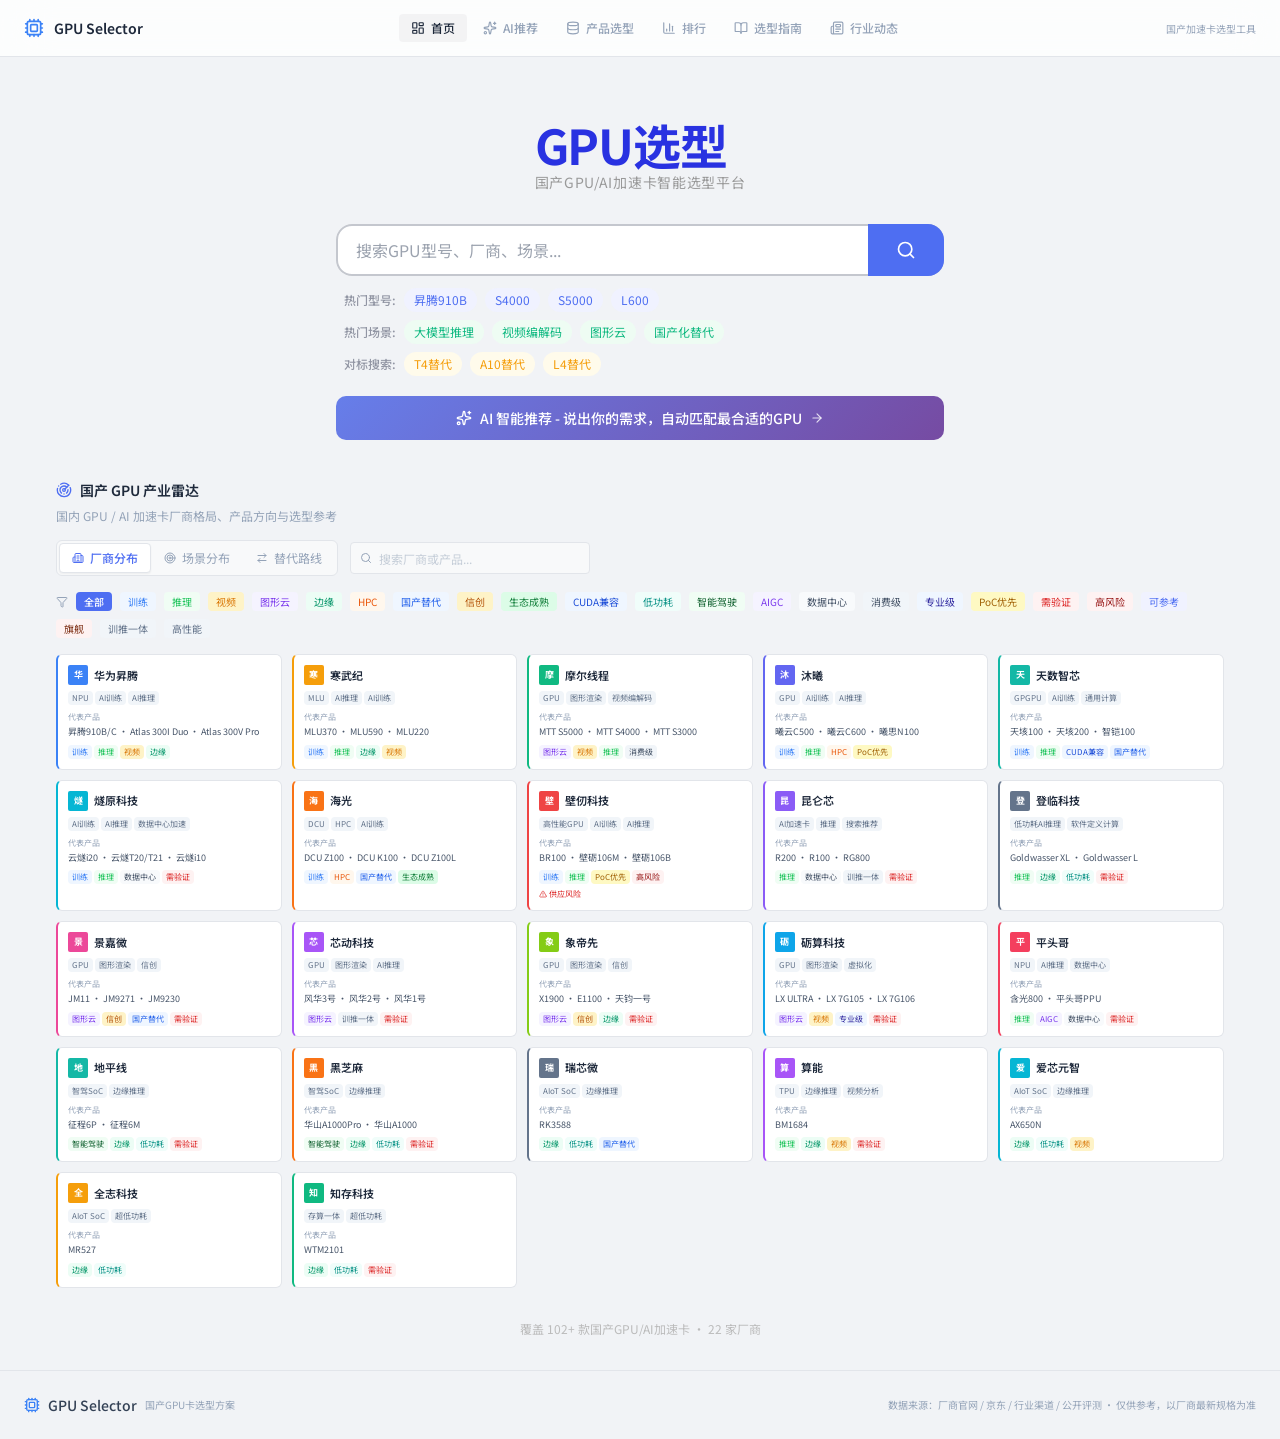
<file: index.html>
<!doctype html>
<html lang="en">
  <head>
    <meta charset="UTF-8" />
    <meta name="viewport" content="width=device-width, initial-scale=1.0" />
    <title>国产GPU卡选型方案</title>
    <script type="module" crossorigin src="./assets/index-Mp79OgqN.js"></script>
    <link rel="stylesheet" crossorigin href="./assets/index-VF9f4CM7.css">
  </head>
  <body>
    <div id="root"></div>
  </body>
</html>
</file>
<file: assets/index-VF9f4CM7.css>
@import"https://fonts.googleapis.com/css2?family=JetBrains+Mono:wght@400;500;600;700&family=Noto+Sans+SC:wght@400;500;600;700;900&display=swap";*,:before,:after{--tw-border-spacing-x: 0;--tw-border-spacing-y: 0;--tw-translate-x: 0;--tw-translate-y: 0;--tw-rotate: 0;--tw-skew-x: 0;--tw-skew-y: 0;--tw-scale-x: 1;--tw-scale-y: 1;--tw-pan-x: ;--tw-pan-y: ;--tw-pinch-zoom: ;--tw-scroll-snap-strictness: proximity;--tw-gradient-from-position: ;--tw-gradient-via-position: ;--tw-gradient-to-position: ;--tw-ordinal: ;--tw-slashed-zero: ;--tw-numeric-figure: ;--tw-numeric-spacing: ;--tw-numeric-fraction: ;--tw-ring-inset: ;--tw-ring-offset-width: 0px;--tw-ring-offset-color: #fff;--tw-ring-color: rgb(59 130 246 / .5);--tw-ring-offset-shadow: 0 0 #0000;--tw-ring-shadow: 0 0 #0000;--tw-shadow: 0 0 #0000;--tw-shadow-colored: 0 0 #0000;--tw-blur: ;--tw-brightness: ;--tw-contrast: ;--tw-grayscale: ;--tw-hue-rotate: ;--tw-invert: ;--tw-saturate: ;--tw-sepia: ;--tw-drop-shadow: ;--tw-backdrop-blur: ;--tw-backdrop-brightness: ;--tw-backdrop-contrast: ;--tw-backdrop-grayscale: ;--tw-backdrop-hue-rotate: ;--tw-backdrop-invert: ;--tw-backdrop-opacity: ;--tw-backdrop-saturate: ;--tw-backdrop-sepia: ;--tw-contain-size: ;--tw-contain-layout: ;--tw-contain-paint: ;--tw-contain-style: }::backdrop{--tw-border-spacing-x: 0;--tw-border-spacing-y: 0;--tw-translate-x: 0;--tw-translate-y: 0;--tw-rotate: 0;--tw-skew-x: 0;--tw-skew-y: 0;--tw-scale-x: 1;--tw-scale-y: 1;--tw-pan-x: ;--tw-pan-y: ;--tw-pinch-zoom: ;--tw-scroll-snap-strictness: proximity;--tw-gradient-from-position: ;--tw-gradient-via-position: ;--tw-gradient-to-position: ;--tw-ordinal: ;--tw-slashed-zero: ;--tw-numeric-figure: ;--tw-numeric-spacing: ;--tw-numeric-fraction: ;--tw-ring-inset: ;--tw-ring-offset-width: 0px;--tw-ring-offset-color: #fff;--tw-ring-color: rgb(59 130 246 / .5);--tw-ring-offset-shadow: 0 0 #0000;--tw-ring-shadow: 0 0 #0000;--tw-shadow: 0 0 #0000;--tw-shadow-colored: 0 0 #0000;--tw-blur: ;--tw-brightness: ;--tw-contrast: ;--tw-grayscale: ;--tw-hue-rotate: ;--tw-invert: ;--tw-saturate: ;--tw-sepia: ;--tw-drop-shadow: ;--tw-backdrop-blur: ;--tw-backdrop-brightness: ;--tw-backdrop-contrast: ;--tw-backdrop-grayscale: ;--tw-backdrop-hue-rotate: ;--tw-backdrop-invert: ;--tw-backdrop-opacity: ;--tw-backdrop-saturate: ;--tw-backdrop-sepia: ;--tw-contain-size: ;--tw-contain-layout: ;--tw-contain-paint: ;--tw-contain-style: }*,:before,:after{box-sizing:border-box;border-width:0;border-style:solid;border-color:#e5e7eb}:before,:after{--tw-content: ""}html,:host{line-height:1.5;-webkit-text-size-adjust:100%;-moz-tab-size:4;-o-tab-size:4;tab-size:4;font-family:ui-sans-serif,system-ui,sans-serif,"Apple Color Emoji","Segoe UI Emoji",Segoe UI Symbol,"Noto Color Emoji";font-feature-settings:normal;font-variation-settings:normal;-webkit-tap-highlight-color:transparent}body{margin:0;line-height:inherit}hr{height:0;color:inherit;border-top-width:1px}abbr:where([title]){-webkit-text-decoration:underline dotted;text-decoration:underline dotted}h1,h2,h3,h4,h5,h6{font-size:inherit;font-weight:inherit}a{color:inherit;text-decoration:inherit}b,strong{font-weight:bolder}code,kbd,samp,pre{font-family:ui-monospace,SFMono-Regular,Menlo,Monaco,Consolas,Liberation Mono,Courier New,monospace;font-feature-settings:normal;font-variation-settings:normal;font-size:1em}small{font-size:80%}sub,sup{font-size:75%;line-height:0;position:relative;vertical-align:baseline}sub{bottom:-.25em}sup{top:-.5em}table{text-indent:0;border-color:inherit;border-collapse:collapse}button,input,optgroup,select,textarea{font-family:inherit;font-feature-settings:inherit;font-variation-settings:inherit;font-size:100%;font-weight:inherit;line-height:inherit;letter-spacing:inherit;color:inherit;margin:0;padding:0}button,select{text-transform:none}button,input:where([type=button]),input:where([type=reset]),input:where([type=submit]){-webkit-appearance:button;background-color:transparent;background-image:none}:-moz-focusring{outline:auto}:-moz-ui-invalid{box-shadow:none}progress{vertical-align:baseline}::-webkit-inner-spin-button,::-webkit-outer-spin-button{height:auto}[type=search]{-webkit-appearance:textfield;outline-offset:-2px}::-webkit-search-decoration{-webkit-appearance:none}::-webkit-file-upload-button{-webkit-appearance:button;font:inherit}summary{display:list-item}blockquote,dl,dd,h1,h2,h3,h4,h5,h6,hr,figure,p,pre{margin:0}fieldset{margin:0;padding:0}legend{padding:0}ol,ul,menu{list-style:none;margin:0;padding:0}dialog{padding:0}textarea{resize:vertical}input::-moz-placeholder,textarea::-moz-placeholder{opacity:1;color:#9ca3af}input::placeholder,textarea::placeholder{opacity:1;color:#9ca3af}button,[role=button]{cursor:pointer}:disabled{cursor:default}img,svg,video,canvas,audio,iframe,embed,object{display:block;vertical-align:middle}img,video{max-width:100%;height:auto}[hidden]:where(:not([hidden=until-found])){display:none}:root{--background: 220 10% 97%;--foreground: 220 15% 15%;--card: 0 0% 100%;--card-foreground: 220 15% 15%;--popover: 0 0% 100%;--popover-foreground: 220 15% 15%;--primary: 217 91% 60%;--primary-foreground: 0 0% 100%;--secondary: 220 10% 94%;--secondary-foreground: 220 15% 15%;--muted: 220 10% 94%;--muted-foreground: 220 8% 45%;--accent: 220 10% 92%;--accent-foreground: 220 15% 15%;--destructive: 0 72% 51%;--destructive-foreground: 0 0% 100%;--border: 220 10% 88%;--input: 220 10% 88%;--ring: 217 91% 60%;--radius: .375rem}*{border-color:hsl(var(--border))}html{scroll-behavior:smooth}body{-webkit-font-smoothing:antialiased;-moz-osx-font-smoothing:grayscale;background-color:#f1f3f6;color:#1e293b;font-family:Noto Sans SC,-apple-system,BlinkMacSystemFont,Segoe UI,sans-serif}::-moz-selection{background-color:#3b82f62e;color:#1e293b}::selection{background-color:#3b82f62e;color:#1e293b}::-webkit-scrollbar{width:5px;height:5px}::-webkit-scrollbar-track{background:transparent}::-webkit-scrollbar-thumb{background:#0000001f;border-radius:2px}::-webkit-scrollbar-thumb:hover{background:#0003}.font-mono{font-family:JetBrains Mono,Space Mono,monospace}.line-clamp-2{display:-webkit-box;-webkit-line-clamp:2;-webkit-box-orient:vertical;overflow:hidden}.line-clamp-3{display:-webkit-box;-webkit-line-clamp:3;-webkit-box-orient:vertical;overflow:hidden}.panel{border-radius:var(--radius);border-width:1px;--tw-bg-opacity: 1;background-color:rgb(255 255 255 / var(--tw-bg-opacity, 1));border-color:#e2e5ea}.panel-hover{border-radius:var(--radius);border-width:1px;--tw-bg-opacity: 1;background-color:rgb(255 255 255 / var(--tw-bg-opacity, 1));border-color:#e2e5ea;transition:all .2s ease}.panel-hover:hover{border-color:#cdd1d8;box-shadow:0 1px 4px #0000000a}.btn-primary{display:inline-flex;height:2rem;align-items:center;justify-content:center;gap:.25rem;border-radius:calc(var(--radius) - 2px);padding-left:1rem;padding-right:1rem;font-size:.75rem;line-height:1rem;font-weight:500;transition-property:all;transition-timing-function:cubic-bezier(.4,0,.2,1);transition-duration:.2s;animation-duration:.2s;background:#3b82f61a;color:#2563eb;border:1px solid rgba(59,130,246,.2)}.btn-primary:hover{background:#3b82f629;border-color:#3b82f64d}.sr-only{position:absolute;width:1px;height:1px;padding:0;margin:-1px;overflow:hidden;clip:rect(0,0,0,0);white-space:nowrap;border-width:0}.pointer-events-none{pointer-events:none}.visible{visibility:visible}.invisible{visibility:hidden}.fixed{position:fixed}.absolute{position:absolute}.relative{position:relative}.sticky{position:sticky}.inset-0{inset:0}.inset-4{inset:1rem}.inset-x-0{left:0;right:0}.inset-y-0{top:0;bottom:0}.-bottom-12{bottom:-3rem}.-left-12{left:-3rem}.-right-12{right:-3rem}.-top-12{top:-3rem}.bottom-0{bottom:0}.left-0{left:0}.left-1\/2{left:50%}.left-2{left:.5rem}.left-2\.5{left:.625rem}.left-3{left:.75rem}.left-\[50\%\]{left:50%}.right-0{right:0}.right-1{right:.25rem}.right-2{right:.5rem}.right-3{right:.75rem}.right-4{right:1rem}.top-0{top:0}.top-1\.5{top:.375rem}.top-1\/2{top:50%}.top-20{top:5rem}.top-3\.5{top:.875rem}.top-4{top:1rem}.top-\[1px\]{top:1px}.top-\[50\%\]{top:50%}.top-\[60\%\]{top:60%}.top-\[72px\]{top:72px}.top-full{top:100%}.isolate{isolation:isolate}.-z-10{z-index:-10}.z-10{z-index:10}.z-20{z-index:20}.z-50{z-index:50}.z-\[1\]{z-index:1}.z-\[60\]{z-index:60}.z-\[70\]{z-index:70}.z-\[80\]{z-index:80}.z-\[90\]{z-index:90}.order-first{order:-9999}.order-last{order:9999}.col-start-2{grid-column-start:2}.row-span-2{grid-row:span 2 / span 2}.row-start-1{grid-row-start:1}.\!m-0{margin:0!important}.-mx-1{margin-left:-.25rem;margin-right:-.25rem}.-mx-6{margin-left:-1.5rem;margin-right:-1.5rem}.-my-2{margin-top:-.5rem;margin-bottom:-.5rem}.mx-2{margin-left:.5rem;margin-right:.5rem}.mx-3\.5{margin-left:.875rem;margin-right:.875rem}.mx-auto{margin-left:auto;margin-right:auto}.my-0{margin-top:0;margin-bottom:0}.my-0\.5{margin-top:.125rem;margin-bottom:.125rem}.my-1{margin-top:.25rem;margin-bottom:.25rem}.my-3{margin-top:.75rem;margin-bottom:.75rem}.-ml-4{margin-left:-1rem}.-mt-4{margin-top:-1rem}.mb-0\.5{margin-bottom:.125rem}.mb-1{margin-bottom:.25rem}.mb-1\.5{margin-bottom:.375rem}.mb-2{margin-bottom:.5rem}.mb-2\.5{margin-bottom:.625rem}.mb-3{margin-bottom:.75rem}.mb-4{margin-bottom:1rem}.mb-5{margin-bottom:1.25rem}.mb-6{margin-bottom:1.5rem}.mb-8{margin-bottom:2rem}.ml-0\.5{margin-left:.125rem}.ml-1{margin-left:.25rem}.ml-1\.5{margin-left:.375rem}.ml-2{margin-left:.5rem}.ml-3{margin-left:.75rem}.ml-4{margin-left:1rem}.ml-auto{margin-left:auto}.mt-0\.5{margin-top:.125rem}.mt-1{margin-top:.25rem}.mt-1\.5{margin-top:.375rem}.mt-10{margin-top:2.5rem}.mt-12{margin-top:3rem}.mt-2{margin-top:.5rem}.mt-2\.5{margin-top:.625rem}.mt-3{margin-top:.75rem}.mt-4{margin-top:1rem}.mt-5{margin-top:1.25rem}.mt-6{margin-top:1.5rem}.mt-8{margin-top:2rem}.mt-auto{margin-top:auto}.line-clamp-1{overflow:hidden;display:-webkit-box;-webkit-box-orient:vertical;-webkit-line-clamp:1}.line-clamp-2{overflow:hidden;display:-webkit-box;-webkit-box-orient:vertical;-webkit-line-clamp:2}.line-clamp-3{overflow:hidden;display:-webkit-box;-webkit-box-orient:vertical;-webkit-line-clamp:3}.block{display:block}.inline-block{display:inline-block}.inline{display:inline}.flex{display:flex}.inline-flex{display:inline-flex}.table{display:table}.table-caption{display:table-caption}.table-cell{display:table-cell}.table-row{display:table-row}.grid{display:grid}.hidden{display:none}.aspect-square{aspect-ratio:1 / 1}.aspect-video{aspect-ratio:16 / 9}.size-10{width:2.5rem;height:2.5rem}.size-2{width:.5rem;height:.5rem}.size-2\.5{width:.625rem;height:.625rem}.size-3{width:.75rem;height:.75rem}.size-3\.5{width:.875rem;height:.875rem}.size-4{width:1rem;height:1rem}.size-6{width:1.5rem;height:1.5rem}.size-7{width:1.75rem;height:1.75rem}.size-8{width:2rem;height:2rem}.size-9{width:2.25rem;height:2.25rem}.size-auto{width:auto;height:auto}.size-full{width:100%;height:100%}.h-1{height:.25rem}.h-1\.5{height:.375rem}.h-10{height:2.5rem}.h-11{height:2.75rem}.h-12{height:3rem}.h-14{height:3.5rem}.h-2{height:.5rem}.h-2\.5{height:.625rem}.h-3{height:.75rem}.h-3\.5{height:.875rem}.h-4{height:1rem}.h-5{height:1.25rem}.h-6{height:1.5rem}.h-64{height:16rem}.h-7{height:1.75rem}.h-8{height:2rem}.h-9{height:2.25rem}.h-\[1\.15rem\]{height:1.15rem}.h-\[2px\]{height:2px}.h-\[calc\(100\%-1px\)\]{height:calc(100% - 1px)}.h-\[calc\(100vh-3\.5rem\)\]{height:calc(100vh - 3.5rem)}.h-\[var\(--radix-navigation-menu-viewport-height\)\]{height:var(--radix-navigation-menu-viewport-height)}.h-\[var\(--radix-select-trigger-height\)\]{height:var(--radix-select-trigger-height)}.h-auto{height:auto}.h-full{height:100%}.h-px{height:1px}.h-svh{height:100svh}.max-h-\[120px\]{max-height:120px}.max-h-\[300px\]{max-height:300px}.max-h-\[calc\(100vh-80px\)\]{max-height:calc(100vh - 80px)}.min-h-0{min-height:0px}.min-h-16{min-height:4rem}.min-h-4{min-height:1rem}.min-h-\[calc\(100vh-3\.5rem\)\]{min-height:calc(100vh - 3.5rem)}.min-h-screen{min-height:100vh}.min-h-svh{min-height:100svh}.w-0{width:0px}.w-1{width:.25rem}.w-1\.5{width:.375rem}.w-10{width:2.5rem}.w-12{width:3rem}.w-14{width:3.5rem}.w-2{width:.5rem}.w-2\.5{width:.625rem}.w-3{width:.75rem}.w-3\.5{width:.875rem}.w-3\/4{width:75%}.w-4{width:1rem}.w-5{width:1.25rem}.w-56{width:14rem}.w-6{width:1.5rem}.w-64{width:16rem}.w-7{width:1.75rem}.w-72{width:18rem}.w-8{width:2rem}.w-9{width:2.25rem}.w-\[100px\]{width:100px}.w-\[140px\]{width:140px}.w-\[240px\]{width:240px}.w-auto{width:auto}.w-fit{width:-moz-fit-content;width:fit-content}.w-full{width:100%}.w-max{width:-moz-max-content;width:max-content}.w-px{width:1px}.min-w-0{min-width:0px}.min-w-10{min-width:2.5rem}.min-w-5{min-width:1.25rem}.min-w-8{min-width:2rem}.min-w-9{min-width:2.25rem}.min-w-\[12rem\]{min-width:12rem}.min-w-\[180px\]{min-width:180px}.min-w-\[200px\]{min-width:200px}.min-w-\[700px\]{min-width:700px}.min-w-\[800px\]{min-width:800px}.min-w-\[8rem\]{min-width:8rem}.min-w-\[var\(--radix-select-trigger-width\)\]{min-width:var(--radix-select-trigger-width)}.max-w-\[1000px\]{max-width:1000px}.max-w-\[1100px\]{max-width:1100px}.max-w-\[1200px\]{max-width:1200px}.max-w-\[1400px\]{max-width:1400px}.max-w-\[140px\]{max-width:140px}.max-w-\[220px\]{max-width:220px}.max-w-\[240px\]{max-width:240px}.max-w-\[480px\]{max-width:480px}.max-w-\[520px\]{max-width:520px}.max-w-\[640px\]{max-width:640px}.max-w-\[80\%\]{max-width:80%}.max-w-\[calc\(100\%-2rem\)\]{max-width:calc(100% - 2rem)}.max-w-lg{max-width:32rem}.max-w-max{max-width:-moz-max-content;max-width:max-content}.max-w-md{max-width:28rem}.max-w-sm{max-width:24rem}.flex-1{flex:1 1 0%}.shrink-0{flex-shrink:0}.grow{flex-grow:1}.grow-0{flex-grow:0}.basis-full{flex-basis:100%}.caption-bottom{caption-side:bottom}.border-collapse{border-collapse:collapse}.border-separate{border-collapse:separate}.border-spacing-0{--tw-border-spacing-x: 0px;--tw-border-spacing-y: 0px;border-spacing:var(--tw-border-spacing-x) var(--tw-border-spacing-y)}.-translate-x-1\/2{--tw-translate-x: -50%;transform:translate(var(--tw-translate-x),var(--tw-translate-y)) rotate(var(--tw-rotate)) skew(var(--tw-skew-x)) skewY(var(--tw-skew-y)) scaleX(var(--tw-scale-x)) scaleY(var(--tw-scale-y))}.-translate-x-px{--tw-translate-x: -1px;transform:translate(var(--tw-translate-x),var(--tw-translate-y)) rotate(var(--tw-rotate)) skew(var(--tw-skew-x)) skewY(var(--tw-skew-y)) scaleX(var(--tw-scale-x)) scaleY(var(--tw-scale-y))}.-translate-y-1\/2{--tw-translate-y: -50%;transform:translate(var(--tw-translate-x),var(--tw-translate-y)) rotate(var(--tw-rotate)) skew(var(--tw-skew-x)) skewY(var(--tw-skew-y)) scaleX(var(--tw-scale-x)) scaleY(var(--tw-scale-y))}.translate-x-\[-50\%\]{--tw-translate-x: -50%;transform:translate(var(--tw-translate-x),var(--tw-translate-y)) rotate(var(--tw-rotate)) skew(var(--tw-skew-x)) skewY(var(--tw-skew-y)) scaleX(var(--tw-scale-x)) scaleY(var(--tw-scale-y))}.translate-x-px{--tw-translate-x: 1px;transform:translate(var(--tw-translate-x),var(--tw-translate-y)) rotate(var(--tw-rotate)) skew(var(--tw-skew-x)) skewY(var(--tw-skew-y)) scaleX(var(--tw-scale-x)) scaleY(var(--tw-scale-y))}.translate-y-0\.5{--tw-translate-y: .125rem;transform:translate(var(--tw-translate-x),var(--tw-translate-y)) rotate(var(--tw-rotate)) skew(var(--tw-skew-x)) skewY(var(--tw-skew-y)) scaleX(var(--tw-scale-x)) scaleY(var(--tw-scale-y))}.translate-y-\[-50\%\]{--tw-translate-y: -50%;transform:translate(var(--tw-translate-x),var(--tw-translate-y)) rotate(var(--tw-rotate)) skew(var(--tw-skew-x)) skewY(var(--tw-skew-y)) scaleX(var(--tw-scale-x)) scaleY(var(--tw-scale-y))}.translate-y-\[calc\(-50\%_-_2px\)\]{--tw-translate-y: calc(-50% - 2px) ;transform:translate(var(--tw-translate-x),var(--tw-translate-y)) rotate(var(--tw-rotate)) skew(var(--tw-skew-x)) skewY(var(--tw-skew-y)) scaleX(var(--tw-scale-x)) scaleY(var(--tw-scale-y))}.rotate-45{--tw-rotate: 45deg;transform:translate(var(--tw-translate-x),var(--tw-translate-y)) rotate(var(--tw-rotate)) skew(var(--tw-skew-x)) skewY(var(--tw-skew-y)) scaleX(var(--tw-scale-x)) scaleY(var(--tw-scale-y))}.rotate-90{--tw-rotate: 90deg;transform:translate(var(--tw-translate-x),var(--tw-translate-y)) rotate(var(--tw-rotate)) skew(var(--tw-skew-x)) skewY(var(--tw-skew-y)) scaleX(var(--tw-scale-x)) scaleY(var(--tw-scale-y))}.transform{transform:translate(var(--tw-translate-x),var(--tw-translate-y)) rotate(var(--tw-rotate)) skew(var(--tw-skew-x)) skewY(var(--tw-skew-y)) scaleX(var(--tw-scale-x)) scaleY(var(--tw-scale-y))}@keyframes caret-blink{0%,70%,to{opacity:1}20%,50%{opacity:0}}.animate-caret-blink{animation:caret-blink 1.25s ease-out infinite}@keyframes pulse{50%{opacity:.5}}.animate-pulse{animation:pulse 2s cubic-bezier(.4,0,.6,1) infinite}@keyframes spin{to{transform:rotate(360deg)}}.animate-spin{animation:spin 1s linear infinite}.cursor-default{cursor:default}.cursor-pointer{cursor:pointer}.cursor-text{cursor:text}.touch-none{touch-action:none}.select-none{-webkit-user-select:none;-moz-user-select:none;user-select:none}.resize-none{resize:none}.scroll-my-1{scroll-margin-top:.25rem;scroll-margin-bottom:.25rem}.scroll-py-1{scroll-padding-top:.25rem;scroll-padding-bottom:.25rem}.list-inside{list-style-position:inside}.list-decimal{list-style-type:decimal}.list-disc{list-style-type:disc}.list-none{list-style-type:none}.auto-rows-min{grid-auto-rows:min-content}.grid-cols-1{grid-template-columns:repeat(1,minmax(0,1fr))}.grid-cols-2{grid-template-columns:repeat(2,minmax(0,1fr))}.grid-cols-3{grid-template-columns:repeat(3,minmax(0,1fr))}.grid-cols-\[0_1fr\]{grid-template-columns:0 1fr}.grid-rows-\[auto_auto\]{grid-template-rows:auto auto}.flex-row{flex-direction:row}.flex-row-reverse{flex-direction:row-reverse}.flex-col{flex-direction:column}.flex-col-reverse{flex-direction:column-reverse}.flex-wrap{flex-wrap:wrap}.place-content-center{place-content:center}.items-start{align-items:flex-start}.items-end{align-items:flex-end}.items-center{align-items:center}.items-stretch{align-items:stretch}.justify-start{justify-content:flex-start}.justify-end{justify-content:flex-end}.justify-center{justify-content:center}.justify-between{justify-content:space-between}.justify-items-start{justify-items:start}.gap-0\.5{gap:.125rem}.gap-1{gap:.25rem}.gap-1\.5{gap:.375rem}.gap-2{gap:.5rem}.gap-2\.5{gap:.625rem}.gap-3{gap:.75rem}.gap-4{gap:1rem}.gap-6{gap:1.5rem}.gap-7{gap:1.75rem}.gap-\[--spacing\(var\(--gap\)\)\]{gap:var(--spacing(var(--gap)))}.gap-x-3{-moz-column-gap:.75rem;column-gap:.75rem}.gap-x-4{-moz-column-gap:1rem;column-gap:1rem}.gap-y-0\.5{row-gap:.125rem}.gap-y-1{row-gap:.25rem}.space-y-0\.5>:not([hidden])~:not([hidden]){--tw-space-y-reverse: 0;margin-top:calc(.125rem * calc(1 - var(--tw-space-y-reverse)));margin-bottom:calc(.125rem * var(--tw-space-y-reverse))}.space-y-1>:not([hidden])~:not([hidden]){--tw-space-y-reverse: 0;margin-top:calc(.25rem * calc(1 - var(--tw-space-y-reverse)));margin-bottom:calc(.25rem * var(--tw-space-y-reverse))}.space-y-1\.5>:not([hidden])~:not([hidden]){--tw-space-y-reverse: 0;margin-top:calc(.375rem * calc(1 - var(--tw-space-y-reverse)));margin-bottom:calc(.375rem * var(--tw-space-y-reverse))}.space-y-2>:not([hidden])~:not([hidden]){--tw-space-y-reverse: 0;margin-top:calc(.5rem * calc(1 - var(--tw-space-y-reverse)));margin-bottom:calc(.5rem * var(--tw-space-y-reverse))}.space-y-2\.5>:not([hidden])~:not([hidden]){--tw-space-y-reverse: 0;margin-top:calc(.625rem * calc(1 - var(--tw-space-y-reverse)));margin-bottom:calc(.625rem * var(--tw-space-y-reverse))}.space-y-3>:not([hidden])~:not([hidden]){--tw-space-y-reverse: 0;margin-top:calc(.75rem * calc(1 - var(--tw-space-y-reverse)));margin-bottom:calc(.75rem * var(--tw-space-y-reverse))}.space-y-4>:not([hidden])~:not([hidden]){--tw-space-y-reverse: 0;margin-top:calc(1rem * calc(1 - var(--tw-space-y-reverse)));margin-bottom:calc(1rem * var(--tw-space-y-reverse))}.space-y-5>:not([hidden])~:not([hidden]){--tw-space-y-reverse: 0;margin-top:calc(1.25rem * calc(1 - var(--tw-space-y-reverse)));margin-bottom:calc(1.25rem * var(--tw-space-y-reverse))}.space-y-6>:not([hidden])~:not([hidden]){--tw-space-y-reverse: 0;margin-top:calc(1.5rem * calc(1 - var(--tw-space-y-reverse)));margin-bottom:calc(1.5rem * var(--tw-space-y-reverse))}.self-start{align-self:flex-start}.self-stretch{align-self:stretch}.justify-self-end{justify-self:end}.overflow-auto{overflow:auto}.overflow-hidden{overflow:hidden}.overflow-x-auto{overflow-x:auto}.overflow-y-auto{overflow-y:auto}.overflow-x-hidden{overflow-x:hidden}.truncate{overflow:hidden;text-overflow:ellipsis;white-space:nowrap}.whitespace-nowrap{white-space:nowrap}.whitespace-pre-wrap{white-space:pre-wrap}.text-balance{text-wrap:balance}.break-words{overflow-wrap:break-word}.rounded{border-radius:.25rem}.rounded-2xl{border-radius:1rem}.rounded-\[2px\]{border-radius:2px}.rounded-\[4px\]{border-radius:4px}.rounded-\[calc\(var\(--radius\)-5px\)\]{border-radius:calc(var(--radius) - 5px)}.rounded-\[inherit\]{border-radius:inherit}.rounded-full{border-radius:9999px}.rounded-lg{border-radius:var(--radius)}.rounded-md{border-radius:calc(var(--radius) - 2px)}.rounded-none{border-radius:0}.rounded-sm{border-radius:calc(var(--radius) - 4px)}.rounded-xl{border-radius:calc(var(--radius) + 4px)}.rounded-xs{border-radius:calc(var(--radius) - 6px)}.rounded-l-md{border-top-left-radius:calc(var(--radius) - 2px);border-bottom-left-radius:calc(var(--radius) - 2px)}.rounded-l-none{border-top-left-radius:0;border-bottom-left-radius:0}.rounded-r-2xl{border-top-right-radius:1rem;border-bottom-right-radius:1rem}.rounded-r-md{border-top-right-radius:calc(var(--radius) - 2px);border-bottom-right-radius:calc(var(--radius) - 2px)}.rounded-t-lg{border-top-left-radius:var(--radius);border-top-right-radius:var(--radius)}.rounded-tl-sm{border-top-left-radius:calc(var(--radius) - 4px)}.rounded-tr-sm{border-top-right-radius:calc(var(--radius) - 4px)}.border{border-width:1px}.border-0{border-width:0px}.border-2{border-width:2px}.border-\[1\.5px\]{border-width:1.5px}.border-y{border-top-width:1px;border-bottom-width:1px}.border-b{border-bottom-width:1px}.border-l{border-left-width:1px}.border-l-\[3px\]{border-left-width:3px}.border-r{border-right-width:1px}.border-t{border-top-width:1px}.border-dashed{border-style:dashed}.border-\[\#3b82f6\]{--tw-border-opacity: 1;border-color:rgb(59 130 246 / var(--tw-border-opacity, 1))}.border-\[\#3b82f6\]\/30{border-color:#3b82f64d}.border-\[\#d1d5db\]{--tw-border-opacity: 1;border-color:rgb(209 213 219 / var(--tw-border-opacity, 1))}.border-border{border-color:hsl(var(--border))}.border-border\/50{border-color:hsl(var(--border) / .5)}.border-current{border-color:currentColor}.border-input{border-color:hsl(var(--input))}.border-primary{border-color:hsl(var(--primary))}.border-sidebar-border{border-color:hsl(var(--sidebar-border))}.border-transparent{border-color:transparent}.border-white\/\[0\.04\]{border-color:#ffffff0a}.border-white\/\[0\.06\]{border-color:#ffffff0f}.border-white\/\[0\.08\]{border-color:#ffffff14}.border-l-transparent{border-left-color:transparent}.border-t-transparent{border-top-color:transparent}.bg-\[\#0A0A0C\]{--tw-bg-opacity: 1;background-color:rgb(10 10 12 / var(--tw-bg-opacity, 1))}.bg-\[\#10b981\]\/10{background-color:#10b9811a}.bg-\[\#22c55e\]\/10{background-color:#22c55e1a}.bg-\[\#3b82f6\]{--tw-bg-opacity: 1;background-color:rgb(59 130 246 / var(--tw-bg-opacity, 1))}.bg-\[\#3b82f6\]\/10{background-color:#3b82f61a}.bg-\[\#3b82f6\]\/15{background-color:#3b82f626}.bg-\[\#dcfce7\]{--tw-bg-opacity: 1;background-color:rgb(220 252 231 / var(--tw-bg-opacity, 1))}.bg-\[\#eff6ff\]{--tw-bg-opacity: 1;background-color:rgb(239 246 255 / var(--tw-bg-opacity, 1))}.bg-\[\#f59e0b\]\/10{background-color:#f59e0b1a}.bg-\[\#f8f9fa\]{--tw-bg-opacity: 1;background-color:rgb(248 249 250 / var(--tw-bg-opacity, 1))}.bg-accent{background-color:hsl(var(--accent))}.bg-background{background-color:hsl(var(--background))}.bg-black\/20{background-color:#0003}.bg-black\/30{background-color:#0000004d}.bg-black\/50{background-color:#00000080}.bg-black\/70{background-color:#000000b3}.bg-border{background-color:hsl(var(--border))}.bg-card{background-color:hsl(var(--card))}.bg-destructive{--tw-bg-opacity: 1;background-color:hsl(var(--destructive) / var(--tw-bg-opacity, 1))}.bg-foreground{background-color:hsl(var(--foreground))}.bg-input{background-color:hsl(var(--input))}.bg-muted{background-color:hsl(var(--muted))}.bg-muted\/50{background-color:hsl(var(--muted) / .5)}.bg-popover{background-color:hsl(var(--popover))}.bg-primary{background-color:hsl(var(--primary))}.bg-primary\/20{background-color:hsl(var(--primary) / .2)}.bg-secondary{background-color:hsl(var(--secondary))}.bg-sidebar{background-color:hsl(var(--sidebar-background))}.bg-sidebar-border{background-color:hsl(var(--sidebar-border))}.bg-transparent{background-color:transparent}.bg-white{--tw-bg-opacity: 1;background-color:rgb(255 255 255 / var(--tw-bg-opacity, 1))}.bg-white\/80{background-color:#fffc}.bg-white\/\[0\.02\]{background-color:#ffffff05}.bg-white\/\[0\.03\]{background-color:#ffffff08}.fill-current{fill:currentColor}.fill-foreground{fill:hsl(var(--foreground))}.fill-primary{fill:hsl(var(--primary))}.p-0{padding:0}.p-0\.5{padding:.125rem}.p-1{padding:.25rem}.p-1\.5{padding:.375rem}.p-10{padding:2.5rem}.p-2{padding:.5rem}.p-2\.5{padding:.625rem}.p-3{padding:.75rem}.p-3\.5{padding:.875rem}.p-4{padding:1rem}.p-5{padding:1.25rem}.p-6{padding:1.5rem}.p-8{padding:2rem}.p-\[3px\]{padding:3px}.p-px{padding:1px}.px-1{padding-left:.25rem;padding-right:.25rem}.px-1\.5{padding-left:.375rem;padding-right:.375rem}.px-2{padding-left:.5rem;padding-right:.5rem}.px-2\.5{padding-left:.625rem;padding-right:.625rem}.px-3{padding-left:.75rem;padding-right:.75rem}.px-4{padding-left:1rem;padding-right:1rem}.px-5{padding-left:1.25rem;padding-right:1.25rem}.px-6{padding-left:1.5rem;padding-right:1.5rem}.px-7{padding-left:1.75rem;padding-right:1.75rem}.py-0\.5{padding-top:.125rem;padding-bottom:.125rem}.py-1{padding-top:.25rem;padding-bottom:.25rem}.py-1\.5{padding-top:.375rem;padding-bottom:.375rem}.py-12{padding-top:3rem;padding-bottom:3rem}.py-2{padding-top:.5rem;padding-bottom:.5rem}.py-2\.5{padding-top:.625rem;padding-bottom:.625rem}.py-20{padding-top:5rem;padding-bottom:5rem}.py-3{padding-top:.75rem;padding-bottom:.75rem}.py-3\.5{padding-top:.875rem;padding-bottom:.875rem}.py-4{padding-top:1rem;padding-bottom:1rem}.py-5{padding-top:1.25rem;padding-bottom:1.25rem}.py-6{padding-top:1.5rem;padding-bottom:1.5rem}.py-8{padding-top:2rem;padding-bottom:2rem}.py-px{padding-top:1px;padding-bottom:1px}.pb-16{padding-bottom:4rem}.pb-2{padding-bottom:.5rem}.pb-3{padding-bottom:.75rem}.pb-4{padding-bottom:1rem}.pb-8{padding-bottom:2rem}.pl-2{padding-left:.5rem}.pl-2\.5{padding-left:.625rem}.pl-3{padding-left:.75rem}.pl-4{padding-left:1rem}.pl-7{padding-left:1.75rem}.pl-8{padding-left:2rem}.pl-9{padding-left:2.25rem}.pr-1{padding-right:.25rem}.pr-14{padding-right:3.5rem}.pr-2{padding-right:.5rem}.pr-2\.5{padding-right:.625rem}.pr-3{padding-right:.75rem}.pr-4{padding-right:1rem}.pr-6{padding-right:1.5rem}.pr-8{padding-right:2rem}.pt-0{padding-top:0}.pt-10{padding-top:2.5rem}.pt-14{padding-top:3.5rem}.pt-16{padding-top:4rem}.pt-2{padding-top:.5rem}.pt-3{padding-top:.75rem}.pt-4{padding-top:1rem}.pt-6{padding-top:1.5rem}.text-left{text-align:left}.text-center{text-align:center}.text-right{text-align:right}.align-middle{vertical-align:middle}.font-mono{font-family:ui-monospace,SFMono-Regular,Menlo,Monaco,Consolas,Liberation Mono,Courier New,monospace}.font-sans{font-family:ui-sans-serif,system-ui,sans-serif,"Apple Color Emoji","Segoe UI Emoji",Segoe UI Symbol,"Noto Color Emoji"}.text-2xl{font-size:1.5rem;line-height:2rem}.text-5xl{font-size:3rem;line-height:1}.text-\[0\.8rem\]{font-size:.8rem}.text-\[10px\]{font-size:10px}.text-\[11px\]{font-size:11px}.text-\[8px\]{font-size:8px}.text-\[9px\]{font-size:9px}.text-base{font-size:1rem;line-height:1.5rem}.text-lg{font-size:1.125rem;line-height:1.75rem}.text-sm{font-size:.875rem;line-height:1.25rem}.text-sm\/relaxed{font-size:.875rem;line-height:1.625}.text-xl{font-size:1.25rem;line-height:1.75rem}.text-xs{font-size:.75rem;line-height:1rem}.font-bold{font-weight:700}.font-medium{font-weight:500}.font-normal{font-weight:400}.font-semibold{font-weight:600}.uppercase{text-transform:uppercase}.tabular-nums{--tw-numeric-spacing: tabular-nums;font-variant-numeric:var(--tw-ordinal) var(--tw-slashed-zero) var(--tw-numeric-figure) var(--tw-numeric-spacing) var(--tw-numeric-fraction)}.leading-none{line-height:1}.leading-normal{line-height:1.5}.leading-relaxed{line-height:1.625}.leading-snug{line-height:1.375}.tracking-tight{letter-spacing:-.025em}.tracking-wide{letter-spacing:.025em}.tracking-wider{letter-spacing:.05em}.tracking-widest{letter-spacing:.1em}.text-\[\#00D4AA\]{--tw-text-opacity: 1;color:rgb(0 212 170 / var(--tw-text-opacity, 1))}.text-\[\#00D4AA\]\/80{color:#00d4aacc}.text-\[\#10b981\]{--tw-text-opacity: 1;color:rgb(16 185 129 / var(--tw-text-opacity, 1))}.text-\[\#1e293b\]{--tw-text-opacity: 1;color:rgb(30 41 59 / var(--tw-text-opacity, 1))}.text-\[\#22c55e\]{--tw-text-opacity: 1;color:rgb(34 197 94 / var(--tw-text-opacity, 1))}.text-\[\#2563eb\]{--tw-text-opacity: 1;color:rgb(37 99 235 / var(--tw-text-opacity, 1))}.text-\[\#334155\]{--tw-text-opacity: 1;color:rgb(51 65 85 / var(--tw-text-opacity, 1))}.text-\[\#3b82f6\]{--tw-text-opacity: 1;color:rgb(59 130 246 / var(--tw-text-opacity, 1))}.text-\[\#60a5fa\]{--tw-text-opacity: 1;color:rgb(96 165 250 / var(--tw-text-opacity, 1))}.text-\[\#6b7280\]{--tw-text-opacity: 1;color:rgb(107 114 128 / var(--tw-text-opacity, 1))}.text-\[\#94a3b8\]{--tw-text-opacity: 1;color:rgb(148 163 184 / var(--tw-text-opacity, 1))}.text-\[\#9ca3af\]{--tw-text-opacity: 1;color:rgb(156 163 175 / var(--tw-text-opacity, 1))}.text-\[\#A1A1AA\]{--tw-text-opacity: 1;color:rgb(161 161 170 / var(--tw-text-opacity, 1))}.text-\[\#F4F4F5\]{--tw-text-opacity: 1;color:rgb(244 244 245 / var(--tw-text-opacity, 1))}.text-\[\#FF3366\]{--tw-text-opacity: 1;color:rgb(255 51 102 / var(--tw-text-opacity, 1))}.text-\[\#FF3366\]\/80{color:#f36c}.text-\[\#FFB800\]{--tw-text-opacity: 1;color:rgb(255 184 0 / var(--tw-text-opacity, 1))}.text-\[\#FFB800\]\/80{color:#ffb800cc}.text-\[\#e2e4e9\]{--tw-text-opacity: 1;color:rgb(226 228 233 / var(--tw-text-opacity, 1))}.text-\[\#ef4444\]{--tw-text-opacity: 1;color:rgb(239 68 68 / var(--tw-text-opacity, 1))}.text-\[\#ef4444\]\/60{color:#ef444499}.text-\[\#f59e0b\]{--tw-text-opacity: 1;color:rgb(245 158 11 / var(--tw-text-opacity, 1))}.text-accent-foreground{color:hsl(var(--accent-foreground))}.text-background{color:hsl(var(--background))}.text-card-foreground{color:hsl(var(--card-foreground))}.text-current{color:currentColor}.text-destructive{--tw-text-opacity: 1;color:hsl(var(--destructive) / var(--tw-text-opacity, 1))}.text-foreground{color:hsl(var(--foreground))}.text-muted-foreground{color:hsl(var(--muted-foreground))}.text-popover-foreground{color:hsl(var(--popover-foreground))}.text-primary{color:hsl(var(--primary))}.text-primary-foreground{color:hsl(var(--primary-foreground))}.text-secondary-foreground{color:hsl(var(--secondary-foreground))}.text-sidebar-foreground{color:hsl(var(--sidebar-foreground))}.text-sidebar-foreground\/70{color:hsl(var(--sidebar-foreground) / .7)}.text-white{--tw-text-opacity: 1;color:rgb(255 255 255 / var(--tw-text-opacity, 1))}.text-white\/80{color:#fffc}.underline{text-decoration-line:underline}.underline-offset-4{text-underline-offset:4px}.opacity-0{opacity:0}.opacity-50{opacity:.5}.opacity-70{opacity:.7}.shadow{--tw-shadow: 0 1px 3px 0 rgb(0 0 0 / .1), 0 1px 2px -1px rgb(0 0 0 / .1);--tw-shadow-colored: 0 1px 3px 0 var(--tw-shadow-color), 0 1px 2px -1px var(--tw-shadow-color);box-shadow:var(--tw-ring-offset-shadow, 0 0 #0000),var(--tw-ring-shadow, 0 0 #0000),var(--tw-shadow)}.shadow-\[0_0_0_1px_hsl\(var\(--sidebar-border\)\)\]{--tw-shadow: 0 0 0 1px hsl(var(--sidebar-border));--tw-shadow-colored: 0 0 0 1px var(--tw-shadow-color);box-shadow:var(--tw-ring-offset-shadow, 0 0 #0000),var(--tw-ring-shadow, 0 0 #0000),var(--tw-shadow)}.shadow-lg{--tw-shadow: 0 10px 15px -3px rgb(0 0 0 / .1), 0 4px 6px -4px rgb(0 0 0 / .1);--tw-shadow-colored: 0 10px 15px -3px var(--tw-shadow-color), 0 4px 6px -4px var(--tw-shadow-color);box-shadow:var(--tw-ring-offset-shadow, 0 0 #0000),var(--tw-ring-shadow, 0 0 #0000),var(--tw-shadow)}.shadow-md{--tw-shadow: 0 4px 6px -1px rgb(0 0 0 / .1), 0 2px 4px -2px rgb(0 0 0 / .1);--tw-shadow-colored: 0 4px 6px -1px var(--tw-shadow-color), 0 2px 4px -2px var(--tw-shadow-color);box-shadow:var(--tw-ring-offset-shadow, 0 0 #0000),var(--tw-ring-shadow, 0 0 #0000),var(--tw-shadow)}.shadow-none{--tw-shadow: 0 0 #0000;--tw-shadow-colored: 0 0 #0000;box-shadow:var(--tw-ring-offset-shadow, 0 0 #0000),var(--tw-ring-shadow, 0 0 #0000),var(--tw-shadow)}.shadow-sm{--tw-shadow: 0 1px 2px 0 rgb(0 0 0 / .05);--tw-shadow-colored: 0 1px 2px 0 var(--tw-shadow-color);box-shadow:var(--tw-ring-offset-shadow, 0 0 #0000),var(--tw-ring-shadow, 0 0 #0000),var(--tw-shadow)}.shadow-xl{--tw-shadow: 0 20px 25px -5px rgb(0 0 0 / .1), 0 8px 10px -6px rgb(0 0 0 / .1);--tw-shadow-colored: 0 20px 25px -5px var(--tw-shadow-color), 0 8px 10px -6px var(--tw-shadow-color);box-shadow:var(--tw-ring-offset-shadow, 0 0 #0000),var(--tw-ring-shadow, 0 0 #0000),var(--tw-shadow)}.shadow-xs{--tw-shadow: 0 1px 2px 0 rgb(0 0 0 / .05);--tw-shadow-colored: 0 1px 2px 0 var(--tw-shadow-color);box-shadow:var(--tw-ring-offset-shadow, 0 0 #0000),var(--tw-ring-shadow, 0 0 #0000),var(--tw-shadow)}.outline-none{outline:2px solid transparent;outline-offset:2px}.outline{outline-style:solid}.ring-0{--tw-ring-offset-shadow: var(--tw-ring-inset) 0 0 0 var(--tw-ring-offset-width) var(--tw-ring-offset-color);--tw-ring-shadow: var(--tw-ring-inset) 0 0 0 calc(0px + var(--tw-ring-offset-width)) var(--tw-ring-color);box-shadow:var(--tw-ring-offset-shadow),var(--tw-ring-shadow),var(--tw-shadow, 0 0 #0000)}.ring-ring\/50{--tw-ring-color: hsl(var(--ring) / .5)}.ring-sidebar-ring{--tw-ring-color: hsl(var(--sidebar-ring))}.ring-offset-background{--tw-ring-offset-color: hsl(var(--background))}.blur{--tw-blur: blur(8px);filter:var(--tw-blur) var(--tw-brightness) var(--tw-contrast) var(--tw-grayscale) var(--tw-hue-rotate) var(--tw-invert) var(--tw-saturate) var(--tw-sepia) var(--tw-drop-shadow)}.filter{filter:var(--tw-blur) var(--tw-brightness) var(--tw-contrast) var(--tw-grayscale) var(--tw-hue-rotate) var(--tw-invert) var(--tw-saturate) var(--tw-sepia) var(--tw-drop-shadow)}.backdrop-blur{--tw-backdrop-blur: blur(8px);-webkit-backdrop-filter:var(--tw-backdrop-blur) var(--tw-backdrop-brightness) var(--tw-backdrop-contrast) var(--tw-backdrop-grayscale) var(--tw-backdrop-hue-rotate) var(--tw-backdrop-invert) var(--tw-backdrop-opacity) var(--tw-backdrop-saturate) var(--tw-backdrop-sepia);backdrop-filter:var(--tw-backdrop-blur) var(--tw-backdrop-brightness) var(--tw-backdrop-contrast) var(--tw-backdrop-grayscale) var(--tw-backdrop-hue-rotate) var(--tw-backdrop-invert) var(--tw-backdrop-opacity) var(--tw-backdrop-saturate) var(--tw-backdrop-sepia)}.backdrop-blur-sm{--tw-backdrop-blur: blur(4px);-webkit-backdrop-filter:var(--tw-backdrop-blur) var(--tw-backdrop-brightness) var(--tw-backdrop-contrast) var(--tw-backdrop-grayscale) var(--tw-backdrop-hue-rotate) var(--tw-backdrop-invert) var(--tw-backdrop-opacity) var(--tw-backdrop-saturate) var(--tw-backdrop-sepia);backdrop-filter:var(--tw-backdrop-blur) var(--tw-backdrop-brightness) var(--tw-backdrop-contrast) var(--tw-backdrop-grayscale) var(--tw-backdrop-hue-rotate) var(--tw-backdrop-invert) var(--tw-backdrop-opacity) var(--tw-backdrop-saturate) var(--tw-backdrop-sepia)}.backdrop-blur-xl{--tw-backdrop-blur: blur(24px);-webkit-backdrop-filter:var(--tw-backdrop-blur) var(--tw-backdrop-brightness) var(--tw-backdrop-contrast) var(--tw-backdrop-grayscale) var(--tw-backdrop-hue-rotate) var(--tw-backdrop-invert) var(--tw-backdrop-opacity) var(--tw-backdrop-saturate) var(--tw-backdrop-sepia);backdrop-filter:var(--tw-backdrop-blur) var(--tw-backdrop-brightness) var(--tw-backdrop-contrast) var(--tw-backdrop-grayscale) var(--tw-backdrop-hue-rotate) var(--tw-backdrop-invert) var(--tw-backdrop-opacity) var(--tw-backdrop-saturate) var(--tw-backdrop-sepia)}.transition{transition-property:color,background-color,border-color,text-decoration-color,fill,stroke,opacity,box-shadow,transform,filter,backdrop-filter;transition-timing-function:cubic-bezier(.4,0,.2,1);transition-duration:.15s}.transition-\[color\,box-shadow\]{transition-property:color,box-shadow;transition-timing-function:cubic-bezier(.4,0,.2,1);transition-duration:.15s}.transition-\[left\,right\,width\]{transition-property:left,right,width;transition-timing-function:cubic-bezier(.4,0,.2,1);transition-duration:.15s}.transition-\[margin\,opacity\]{transition-property:margin,opacity;transition-timing-function:cubic-bezier(.4,0,.2,1);transition-duration:.15s}.transition-\[width\,height\,padding\]{transition-property:width,height,padding;transition-timing-function:cubic-bezier(.4,0,.2,1);transition-duration:.15s}.transition-\[width\]{transition-property:width;transition-timing-function:cubic-bezier(.4,0,.2,1);transition-duration:.15s}.transition-all{transition-property:all;transition-timing-function:cubic-bezier(.4,0,.2,1);transition-duration:.15s}.transition-colors{transition-property:color,background-color,border-color,text-decoration-color,fill,stroke;transition-timing-function:cubic-bezier(.4,0,.2,1);transition-duration:.15s}.transition-none{transition-property:none}.transition-opacity{transition-property:opacity;transition-timing-function:cubic-bezier(.4,0,.2,1);transition-duration:.15s}.transition-shadow{transition-property:box-shadow;transition-timing-function:cubic-bezier(.4,0,.2,1);transition-duration:.15s}.transition-transform{transition-property:transform;transition-timing-function:cubic-bezier(.4,0,.2,1);transition-duration:.15s}.duration-100{transition-duration:.1s}.duration-1000{transition-duration:1s}.duration-200{transition-duration:.2s}.duration-300{transition-duration:.3s}.ease-in-out{transition-timing-function:cubic-bezier(.4,0,.2,1)}.ease-linear{transition-timing-function:linear}@keyframes enter{0%{opacity:var(--tw-enter-opacity, 1);transform:translate3d(var(--tw-enter-translate-x, 0),var(--tw-enter-translate-y, 0),0) scale3d(var(--tw-enter-scale, 1),var(--tw-enter-scale, 1),var(--tw-enter-scale, 1)) rotate(var(--tw-enter-rotate, 0))}}@keyframes exit{to{opacity:var(--tw-exit-opacity, 1);transform:translate3d(var(--tw-exit-translate-x, 0),var(--tw-exit-translate-y, 0),0) scale3d(var(--tw-exit-scale, 1),var(--tw-exit-scale, 1),var(--tw-exit-scale, 1)) rotate(var(--tw-exit-rotate, 0))}}.animate-in{animation-name:enter;animation-duration:.15s;--tw-enter-opacity: initial;--tw-enter-scale: initial;--tw-enter-rotate: initial;--tw-enter-translate-x: initial;--tw-enter-translate-y: initial}.fade-in-0{--tw-enter-opacity: 0}.zoom-in-95{--tw-enter-scale: .95}.duration-100{animation-duration:.1s}.duration-1000{animation-duration:1s}.duration-200{animation-duration:.2s}.duration-300{animation-duration:.3s}.ease-in-out{animation-timing-function:cubic-bezier(.4,0,.2,1)}.ease-linear{animation-timing-function:linear}.\[--cell-size\:--spacing\(8\)\]{--cell-size: var(--spacing(8))}.selection\:bg-primary *::-moz-selection{background-color:hsl(var(--primary))}.selection\:bg-primary *::selection{background-color:hsl(var(--primary))}.selection\:text-primary-foreground *::-moz-selection{color:hsl(var(--primary-foreground))}.selection\:text-primary-foreground *::selection{color:hsl(var(--primary-foreground))}.selection\:bg-primary::-moz-selection{background-color:hsl(var(--primary))}.selection\:bg-primary::selection{background-color:hsl(var(--primary))}.selection\:text-primary-foreground::-moz-selection{color:hsl(var(--primary-foreground))}.selection\:text-primary-foreground::selection{color:hsl(var(--primary-foreground))}.file\:inline-flex::file-selector-button{display:inline-flex}.file\:h-7::file-selector-button{height:1.75rem}.file\:border-0::file-selector-button{border-width:0px}.file\:bg-transparent::file-selector-button{background-color:transparent}.file\:text-sm::file-selector-button{font-size:.875rem;line-height:1.25rem}.file\:font-medium::file-selector-button{font-weight:500}.file\:text-foreground::file-selector-button{color:hsl(var(--foreground))}.placeholder\:text-\[\#6b7280\]\/50::-moz-placeholder{color:#6b728080}.placeholder\:text-\[\#6b7280\]\/50::placeholder{color:#6b728080}.placeholder\:text-\[\#94a3b8\]\/40::-moz-placeholder{color:#94a3b866}.placeholder\:text-\[\#94a3b8\]\/40::placeholder{color:#94a3b866}.placeholder\:text-\[\#94a3b8\]\/50::-moz-placeholder{color:#94a3b880}.placeholder\:text-\[\#94a3b8\]\/50::placeholder{color:#94a3b880}.placeholder\:text-\[\#94a3b8\]\/60::-moz-placeholder{color:#94a3b899}.placeholder\:text-\[\#94a3b8\]\/60::placeholder{color:#94a3b899}.placeholder\:text-muted-foreground::-moz-placeholder{color:hsl(var(--muted-foreground))}.placeholder\:text-muted-foreground::placeholder{color:hsl(var(--muted-foreground))}.after\:absolute:after{content:var(--tw-content);position:absolute}.after\:-inset-2:after{content:var(--tw-content);inset:-.5rem}.after\:inset-y-0:after{content:var(--tw-content);top:0;bottom:0}.after\:left-1\/2:after{content:var(--tw-content);left:50%}.after\:w-1:after{content:var(--tw-content);width:.25rem}.after\:w-\[2px\]:after{content:var(--tw-content);width:2px}.after\:-translate-x-1\/2:after{content:var(--tw-content);--tw-translate-x: -50%;transform:translate(var(--tw-translate-x),var(--tw-translate-y)) rotate(var(--tw-rotate)) skew(var(--tw-skew-x)) skewY(var(--tw-skew-y)) scaleX(var(--tw-scale-x)) scaleY(var(--tw-scale-y))}.first\:rounded-l-md:first-child{border-top-left-radius:calc(var(--radius) - 2px);border-bottom-left-radius:calc(var(--radius) - 2px)}.first\:border-l:first-child{border-left-width:1px}.last\:mb-0:last-child{margin-bottom:0}.last\:mt-0:last-child{margin-top:0}.last\:rounded-r-md:last-child{border-top-right-radius:calc(var(--radius) - 2px);border-bottom-right-radius:calc(var(--radius) - 2px)}.last\:border-b-0:last-child{border-bottom-width:0px}.focus-within\:border-\[\#3b82f6\]\/40:focus-within{border-color:#3b82f666}.focus-within\:shadow-lg:focus-within{--tw-shadow: 0 10px 15px -3px rgb(0 0 0 / .1), 0 4px 6px -4px rgb(0 0 0 / .1);--tw-shadow-colored: 0 10px 15px -3px var(--tw-shadow-color), 0 4px 6px -4px var(--tw-shadow-color);box-shadow:var(--tw-ring-offset-shadow, 0 0 #0000),var(--tw-ring-shadow, 0 0 #0000),var(--tw-shadow)}.focus-within\:ring-1:focus-within{--tw-ring-offset-shadow: var(--tw-ring-inset) 0 0 0 var(--tw-ring-offset-width) var(--tw-ring-offset-color);--tw-ring-shadow: var(--tw-ring-inset) 0 0 0 calc(1px + var(--tw-ring-offset-width)) var(--tw-ring-color);box-shadow:var(--tw-ring-offset-shadow),var(--tw-ring-shadow),var(--tw-shadow, 0 0 #0000)}.focus-within\:ring-2:focus-within{--tw-ring-offset-shadow: var(--tw-ring-inset) 0 0 0 var(--tw-ring-offset-width) var(--tw-ring-offset-color);--tw-ring-shadow: var(--tw-ring-inset) 0 0 0 calc(2px + var(--tw-ring-offset-width)) var(--tw-ring-color);box-shadow:var(--tw-ring-offset-shadow),var(--tw-ring-shadow),var(--tw-shadow, 0 0 #0000)}.focus-within\:ring-\[\#3b82f6\]\/10:focus-within{--tw-ring-color: rgb(59 130 246 / .1)}.focus-within\:ring-\[\#4e6ef2\]\/20:focus-within{--tw-ring-color: rgb(78 110 242 / .2)}.hover\:border-\[\#3b82f6\]\/30:hover{border-color:#3b82f64d}.hover\:border-\[\#4e6ef2\]\/30:hover{border-color:#4e6ef24d}.hover\:border-white\/\[0\.15\]:hover{border-color:#ffffff26}.hover\:bg-\[\#e6f7e6\]:hover{--tw-bg-opacity: 1;background-color:rgb(230 247 230 / var(--tw-bg-opacity, 1))}.hover\:bg-\[\#eef0ff\]:hover{--tw-bg-opacity: 1;background-color:rgb(238 240 255 / var(--tw-bg-opacity, 1))}.hover\:bg-\[\#f1f5f9\]:hover{--tw-bg-opacity: 1;background-color:rgb(241 245 249 / var(--tw-bg-opacity, 1))}.hover\:bg-\[\#f8f9fa\]:hover{--tw-bg-opacity: 1;background-color:rgb(248 249 250 / var(--tw-bg-opacity, 1))}.hover\:bg-\[\#fafbfc\]:hover{--tw-bg-opacity: 1;background-color:rgb(250 251 252 / var(--tw-bg-opacity, 1))}.hover\:bg-\[\#fff3e6\]:hover{--tw-bg-opacity: 1;background-color:rgb(255 243 230 / var(--tw-bg-opacity, 1))}.hover\:bg-accent:hover{background-color:hsl(var(--accent))}.hover\:bg-black\/5:hover{background-color:#0000000d}.hover\:bg-destructive\/90:hover{background-color:hsl(var(--destructive) / .9)}.hover\:bg-muted:hover{background-color:hsl(var(--muted))}.hover\:bg-muted\/50:hover{background-color:hsl(var(--muted) / .5)}.hover\:bg-primary\/90:hover{background-color:hsl(var(--primary) / .9)}.hover\:bg-secondary\/80:hover{background-color:hsl(var(--secondary) / .8)}.hover\:bg-sidebar-accent:hover{background-color:hsl(var(--sidebar-accent))}.hover\:bg-white:hover{--tw-bg-opacity: 1;background-color:rgb(255 255 255 / var(--tw-bg-opacity, 1))}.hover\:bg-white\/10:hover{background-color:#ffffff1a}.hover\:bg-white\/80:hover{background-color:#fffc}.hover\:text-\[\#64748b\]:hover{--tw-text-opacity: 1;color:rgb(100 116 139 / var(--tw-text-opacity, 1))}.hover\:text-\[\#9ca3af\]:hover{--tw-text-opacity: 1;color:rgb(156 163 175 / var(--tw-text-opacity, 1))}.hover\:text-\[\#F4F4F5\]:hover{--tw-text-opacity: 1;color:rgb(244 244 245 / var(--tw-text-opacity, 1))}.hover\:text-\[\#e2e4e9\]:hover{--tw-text-opacity: 1;color:rgb(226 228 233 / var(--tw-text-opacity, 1))}.hover\:text-\[\#ef4444\]:hover{--tw-text-opacity: 1;color:rgb(239 68 68 / var(--tw-text-opacity, 1))}.hover\:text-accent-foreground:hover{color:hsl(var(--accent-foreground))}.hover\:text-foreground:hover{color:hsl(var(--foreground))}.hover\:text-muted-foreground:hover{color:hsl(var(--muted-foreground))}.hover\:text-sidebar-accent-foreground:hover{color:hsl(var(--sidebar-accent-foreground))}.hover\:underline:hover{text-decoration-line:underline}.hover\:opacity-100:hover{opacity:1}.hover\:opacity-80:hover{opacity:.8}.hover\:opacity-90:hover{opacity:.9}.hover\:shadow-\[0_0_0_1px_hsl\(var\(--sidebar-accent\)\)\]:hover{--tw-shadow: 0 0 0 1px hsl(var(--sidebar-accent));--tw-shadow-colored: 0 0 0 1px var(--tw-shadow-color);box-shadow:var(--tw-ring-offset-shadow, 0 0 #0000),var(--tw-ring-shadow, 0 0 #0000),var(--tw-shadow)}.hover\:shadow-md:hover{--tw-shadow: 0 4px 6px -1px rgb(0 0 0 / .1), 0 2px 4px -2px rgb(0 0 0 / .1);--tw-shadow-colored: 0 4px 6px -1px var(--tw-shadow-color), 0 2px 4px -2px var(--tw-shadow-color);box-shadow:var(--tw-ring-offset-shadow, 0 0 #0000),var(--tw-ring-shadow, 0 0 #0000),var(--tw-shadow)}.hover\:shadow-sm:hover{--tw-shadow: 0 1px 2px 0 rgb(0 0 0 / .05);--tw-shadow-colored: 0 1px 2px 0 var(--tw-shadow-color);box-shadow:var(--tw-ring-offset-shadow, 0 0 #0000),var(--tw-ring-shadow, 0 0 #0000),var(--tw-shadow)}.hover\:ring-4:hover{--tw-ring-offset-shadow: var(--tw-ring-inset) 0 0 0 var(--tw-ring-offset-width) var(--tw-ring-offset-color);--tw-ring-shadow: var(--tw-ring-inset) 0 0 0 calc(4px + var(--tw-ring-offset-width)) var(--tw-ring-color);box-shadow:var(--tw-ring-offset-shadow),var(--tw-ring-shadow),var(--tw-shadow, 0 0 #0000)}.hover\:after\:bg-sidebar-border:hover:after{content:var(--tw-content);background-color:hsl(var(--sidebar-border))}.focus\:z-10:focus{z-index:10}.focus\:border-\[\#3b82f6\]\/40:focus{border-color:#3b82f666}.focus\:border-\[\#4e6ef2\]\/40:focus{border-color:#4e6ef266}.focus\:bg-accent:focus{background-color:hsl(var(--accent))}.focus\:text-accent-foreground:focus{color:hsl(var(--accent-foreground))}.focus\:outline-none:focus{outline:2px solid transparent;outline-offset:2px}.focus\:ring-1:focus{--tw-ring-offset-shadow: var(--tw-ring-inset) 0 0 0 var(--tw-ring-offset-width) var(--tw-ring-offset-color);--tw-ring-shadow: var(--tw-ring-inset) 0 0 0 calc(1px + var(--tw-ring-offset-width)) var(--tw-ring-color);box-shadow:var(--tw-ring-offset-shadow),var(--tw-ring-shadow),var(--tw-shadow, 0 0 #0000)}.focus\:ring-2:focus{--tw-ring-offset-shadow: var(--tw-ring-inset) 0 0 0 var(--tw-ring-offset-width) var(--tw-ring-offset-color);--tw-ring-shadow: var(--tw-ring-inset) 0 0 0 calc(2px + var(--tw-ring-offset-width)) var(--tw-ring-color);box-shadow:var(--tw-ring-offset-shadow),var(--tw-ring-shadow),var(--tw-shadow, 0 0 #0000)}.focus\:ring-\[\#3b82f6\]\/10:focus{--tw-ring-color: rgb(59 130 246 / .1)}.focus\:ring-ring:focus{--tw-ring-color: hsl(var(--ring))}.focus\:ring-offset-2:focus{--tw-ring-offset-width: 2px}.focus-visible\:z-10:focus-visible{z-index:10}.focus-visible\:border-ring:focus-visible{border-color:hsl(var(--ring))}.focus-visible\:outline-1:focus-visible{outline-width:1px}.focus-visible\:outline-ring:focus-visible{outline-color:hsl(var(--ring))}.focus-visible\:ring-0:focus-visible{--tw-ring-offset-shadow: var(--tw-ring-inset) 0 0 0 var(--tw-ring-offset-width) var(--tw-ring-offset-color);--tw-ring-shadow: var(--tw-ring-inset) 0 0 0 calc(0px + var(--tw-ring-offset-width)) var(--tw-ring-color);box-shadow:var(--tw-ring-offset-shadow),var(--tw-ring-shadow),var(--tw-shadow, 0 0 #0000)}.focus-visible\:ring-1:focus-visible{--tw-ring-offset-shadow: var(--tw-ring-inset) 0 0 0 var(--tw-ring-offset-width) var(--tw-ring-offset-color);--tw-ring-shadow: var(--tw-ring-inset) 0 0 0 calc(1px + var(--tw-ring-offset-width)) var(--tw-ring-color);box-shadow:var(--tw-ring-offset-shadow),var(--tw-ring-shadow),var(--tw-shadow, 0 0 #0000)}.focus-visible\:ring-2:focus-visible{--tw-ring-offset-shadow: var(--tw-ring-inset) 0 0 0 var(--tw-ring-offset-width) var(--tw-ring-offset-color);--tw-ring-shadow: var(--tw-ring-inset) 0 0 0 calc(2px + var(--tw-ring-offset-width)) var(--tw-ring-color);box-shadow:var(--tw-ring-offset-shadow),var(--tw-ring-shadow),var(--tw-shadow, 0 0 #0000)}.focus-visible\:ring-4:focus-visible{--tw-ring-offset-shadow: var(--tw-ring-inset) 0 0 0 var(--tw-ring-offset-width) var(--tw-ring-offset-color);--tw-ring-shadow: var(--tw-ring-inset) 0 0 0 calc(4px + var(--tw-ring-offset-width)) var(--tw-ring-color);box-shadow:var(--tw-ring-offset-shadow),var(--tw-ring-shadow),var(--tw-shadow, 0 0 #0000)}.focus-visible\:ring-\[3px\]:focus-visible{--tw-ring-offset-shadow: var(--tw-ring-inset) 0 0 0 var(--tw-ring-offset-width) var(--tw-ring-offset-color);--tw-ring-shadow: var(--tw-ring-inset) 0 0 0 calc(3px + var(--tw-ring-offset-width)) var(--tw-ring-color);box-shadow:var(--tw-ring-offset-shadow),var(--tw-ring-shadow),var(--tw-shadow, 0 0 #0000)}.focus-visible\:ring-destructive\/20:focus-visible{--tw-ring-color: hsl(var(--destructive) / .2)}.focus-visible\:ring-ring:focus-visible{--tw-ring-color: hsl(var(--ring))}.focus-visible\:ring-ring\/50:focus-visible{--tw-ring-color: hsl(var(--ring) / .5)}.focus-visible\:ring-offset-1:focus-visible{--tw-ring-offset-width: 1px}.active\:bg-sidebar-accent:active{background-color:hsl(var(--sidebar-accent))}.active\:text-sidebar-accent-foreground:active{color:hsl(var(--sidebar-accent-foreground))}.disabled\:pointer-events-none:disabled{pointer-events:none}.disabled\:cursor-not-allowed:disabled{cursor:not-allowed}.disabled\:opacity-30:disabled{opacity:.3}.disabled\:opacity-40:disabled{opacity:.4}.disabled\:opacity-50:disabled{opacity:.5}.group\/menu-item:focus-within .group-focus-within\/menu-item\:opacity-100{opacity:1}.group:hover .group-hover\:border-\[\#9ca3af\]{--tw-border-opacity: 1;border-color:rgb(156 163 175 / var(--tw-border-opacity, 1))}.group:hover .group-hover\:text-\[\#64748b\]{--tw-text-opacity: 1;color:rgb(100 116 139 / var(--tw-text-opacity, 1))}.group\/menu-item:hover .group-hover\/menu-item\:opacity-100{opacity:1}.peer\/menu-button:hover~.peer-hover\/menu-button\:text-sidebar-accent-foreground{color:hsl(var(--sidebar-accent-foreground))}.peer:disabled~.peer-disabled\:cursor-not-allowed{cursor:not-allowed}.peer:disabled~.peer-disabled\:opacity-50{opacity:.5}.has-\[\>button\]\:ml-\[-0\.45rem\]:has(>button){margin-left:-.45rem}.has-\[\>button\]\:mr-\[-0\.45rem\]:has(>button){margin-right:-.45rem}.has-\[\>kbd\]\:ml-\[-0\.35rem\]:has(>kbd){margin-left:-.35rem}.has-\[\>kbd\]\:mr-\[-0\.35rem\]:has(>kbd){margin-right:-.35rem}.has-\[\>\[data-align\=block-end\]\]\:h-auto:has(>[data-align=block-end]){height:auto}.has-\[\>\[data-align\=block-start\]\]\:h-auto:has(>[data-align=block-start]){height:auto}.has-\[\>textarea\]\:h-auto:has(>textarea){height:auto}.has-\[\>\[data-slot\=field\]\]\:w-full:has(>[data-slot=field]){width:100%}.has-\[\>svg\]\:grid-cols-\[calc\(var\(--spacing\)\*4\)_1fr\]:has(>svg){grid-template-columns:calc(var(--spacing) * 4) 1fr}.has-\[\>\[data-align\=block-end\]\]\:flex-col:has(>[data-align=block-end]){flex-direction:column}.has-\[\>\[data-align\=block-start\]\]\:flex-col:has(>[data-align=block-start]){flex-direction:column}.has-\[\>\[data-slot\=field\]\]\:flex-col:has(>[data-slot=field]){flex-direction:column}.has-\[\>\[data-slot\=field-content\]\]\:items-start:has(>[data-slot=field-content]){align-items:flex-start}.has-\[\>\[data-slot\=button-group\]\]\:gap-2:has(>[data-slot=button-group]){gap:.5rem}.has-\[\>\[data-slot\=checkbox-group\]\]\:gap-3:has(>[data-slot=checkbox-group]){gap:.75rem}.has-\[\>\[data-slot\=radio-group\]\]\:gap-3:has(>[data-slot=radio-group]){gap:.75rem}.has-\[\>svg\]\:gap-x-3:has(>svg){-moz-column-gap:.75rem;column-gap:.75rem}.has-\[\>\[data-slot\=field\]\]\:rounded-md:has(>[data-slot=field]){border-radius:calc(var(--radius) - 2px)}.has-\[\>\[data-slot\=field\]\]\:border:has(>[data-slot=field]){border-width:1px}.has-\[\[data-slot\=input-group-control\]\:focus-visible\]\:border-ring:has([data-slot=input-group-control]:focus-visible){border-color:hsl(var(--ring))}.has-\[\[data-slot\]\[aria-invalid\=true\]\]\:border-destructive:has([data-slot][aria-invalid=true]){--tw-border-opacity: 1;border-color:hsl(var(--destructive) / var(--tw-border-opacity, 1))}.has-\[\>svg\]\:p-0:has(>svg){padding:0}.has-\[\>svg\]\:px-2:has(>svg){padding-left:.5rem;padding-right:.5rem}.has-\[\>svg\]\:px-2\.5:has(>svg){padding-left:.625rem;padding-right:.625rem}.has-\[\>svg\]\:px-3:has(>svg){padding-left:.75rem;padding-right:.75rem}.has-\[\>svg\]\:px-4:has(>svg){padding-left:1rem;padding-right:1rem}.has-\[\[data-slot\=input-group-control\]\:focus-visible\]\:ring-\[3px\]:has([data-slot=input-group-control]:focus-visible){--tw-ring-offset-shadow: var(--tw-ring-inset) 0 0 0 var(--tw-ring-offset-width) var(--tw-ring-offset-color);--tw-ring-shadow: var(--tw-ring-inset) 0 0 0 calc(3px + var(--tw-ring-offset-width)) var(--tw-ring-color);box-shadow:var(--tw-ring-offset-shadow),var(--tw-ring-shadow),var(--tw-shadow, 0 0 #0000)}.has-\[\[data-slot\=input-group-control\]\:focus-visible\]\:ring-ring\/50:has([data-slot=input-group-control]:focus-visible){--tw-ring-color: hsl(var(--ring) / .5)}.has-\[\[data-slot\]\[aria-invalid\=true\]\]\:ring-destructive\/20:has([data-slot][aria-invalid=true]){--tw-ring-color: hsl(var(--destructive) / .2)}.group\/item:has([data-slot=item-description]) .group-has-\[\[data-slot\=item-description\]\]\/item\:translate-y-0\.5{--tw-translate-y: .125rem;transform:translate(var(--tw-translate-x),var(--tw-translate-y)) rotate(var(--tw-rotate)) skew(var(--tw-skew-x)) skewY(var(--tw-skew-y)) scaleX(var(--tw-scale-x)) scaleY(var(--tw-scale-y))}.group\/item:has([data-slot=item-description]) .group-has-\[\[data-slot\=item-description\]\]\/item\:self-start{align-self:flex-start}.group\/field:has([data-orientation=horizontal]) .group-has-\[\[data-orientation\=horizontal\]\]\/field\:text-balance{text-wrap:balance}.group\/input-group:has(>input) .group-has-\[\>input\]\/input-group\:pb-2\.5{padding-bottom:.625rem}.group\/input-group:has(>input) .group-has-\[\>input\]\/input-group\:pt-2\.5{padding-top:.625rem}.aria-disabled\:pointer-events-none[aria-disabled=true]{pointer-events:none}.aria-disabled\:opacity-50[aria-disabled=true]{opacity:.5}.aria-selected\:text-muted-foreground[aria-selected=true]{color:hsl(var(--muted-foreground))}.data-\[disabled\=true\]\:pointer-events-none[data-disabled=true],.data-\[disabled\]\:pointer-events-none[data-disabled]{pointer-events:none}.data-\[vaul-drawer-direction\=bottom\]\:inset-x-0[data-vaul-drawer-direction=bottom]{left:0;right:0}.data-\[vaul-drawer-direction\=left\]\:inset-y-0[data-vaul-drawer-direction=left],.data-\[vaul-drawer-direction\=right\]\:inset-y-0[data-vaul-drawer-direction=right]{top:0;bottom:0}.data-\[vaul-drawer-direction\=top\]\:inset-x-0[data-vaul-drawer-direction=top]{left:0;right:0}.data-\[vaul-drawer-direction\=bottom\]\:bottom-0[data-vaul-drawer-direction=bottom]{bottom:0}.data-\[vaul-drawer-direction\=left\]\:left-0[data-vaul-drawer-direction=left]{left:0}.data-\[vaul-drawer-direction\=right\]\:right-0[data-vaul-drawer-direction=right]{right:0}.data-\[vaul-drawer-direction\=top\]\:top-0[data-vaul-drawer-direction=top]{top:0}.data-\[active\=true\]\:z-10[data-active=true]{z-index:10}.data-\[vaul-drawer-direction\=bottom\]\:mt-24[data-vaul-drawer-direction=bottom]{margin-top:6rem}.data-\[vaul-drawer-direction\=top\]\:mb-24[data-vaul-drawer-direction=top]{margin-bottom:6rem}.data-\[orientation\=horizontal\]\:h-1\.5[data-orientation=horizontal]{height:.375rem}.data-\[orientation\=horizontal\]\:h-full[data-orientation=horizontal]{height:100%}.data-\[orientation\=horizontal\]\:h-px[data-orientation=horizontal]{height:1px}.data-\[orientation\=vertical\]\:h-auto[data-orientation=vertical]{height:auto}.data-\[orientation\=vertical\]\:h-full[data-orientation=vertical]{height:100%}.data-\[panel-group-direction\=vertical\]\:h-px[data-panel-group-direction=vertical]{height:1px}.data-\[size\=default\]\:h-9[data-size=default]{height:2.25rem}.data-\[size\=sm\]\:h-8[data-size=sm]{height:2rem}.data-\[vaul-drawer-direction\=bottom\]\:max-h-\[80vh\][data-vaul-drawer-direction=bottom],.data-\[vaul-drawer-direction\=top\]\:max-h-\[80vh\][data-vaul-drawer-direction=top]{max-height:80vh}.data-\[orientation\=vertical\]\:min-h-44[data-orientation=vertical]{min-height:11rem}.data-\[orientation\=horizontal\]\:w-full[data-orientation=horizontal]{width:100%}.data-\[orientation\=vertical\]\:w-1\.5[data-orientation=vertical]{width:.375rem}.data-\[orientation\=vertical\]\:w-auto[data-orientation=vertical]{width:auto}.data-\[orientation\=vertical\]\:w-full[data-orientation=vertical]{width:100%}.data-\[orientation\=vertical\]\:w-px[data-orientation=vertical]{width:1px}.data-\[panel-group-direction\=vertical\]\:w-full[data-panel-group-direction=vertical]{width:100%}.data-\[vaul-drawer-direction\=left\]\:w-3\/4[data-vaul-drawer-direction=left],.data-\[vaul-drawer-direction\=right\]\:w-3\/4[data-vaul-drawer-direction=right]{width:75%}.data-\[side\=bottom\]\:translate-y-1[data-side=bottom]{--tw-translate-y: .25rem;transform:translate(var(--tw-translate-x),var(--tw-translate-y)) rotate(var(--tw-rotate)) skew(var(--tw-skew-x)) skewY(var(--tw-skew-y)) scaleX(var(--tw-scale-x)) scaleY(var(--tw-scale-y))}.data-\[side\=left\]\:-translate-x-1[data-side=left]{--tw-translate-x: -.25rem;transform:translate(var(--tw-translate-x),var(--tw-translate-y)) rotate(var(--tw-rotate)) skew(var(--tw-skew-x)) skewY(var(--tw-skew-y)) scaleX(var(--tw-scale-x)) scaleY(var(--tw-scale-y))}.data-\[side\=right\]\:translate-x-1[data-side=right]{--tw-translate-x: .25rem;transform:translate(var(--tw-translate-x),var(--tw-translate-y)) rotate(var(--tw-rotate)) skew(var(--tw-skew-x)) skewY(var(--tw-skew-y)) scaleX(var(--tw-scale-x)) scaleY(var(--tw-scale-y))}.data-\[side\=top\]\:-translate-y-1[data-side=top]{--tw-translate-y: -.25rem;transform:translate(var(--tw-translate-x),var(--tw-translate-y)) rotate(var(--tw-rotate)) skew(var(--tw-skew-x)) skewY(var(--tw-skew-y)) scaleX(var(--tw-scale-x)) scaleY(var(--tw-scale-y))}.data-\[state\=checked\]\:translate-x-\[calc\(100\%-2px\)\][data-state=checked]{--tw-translate-x: calc(100% - 2px) ;transform:translate(var(--tw-translate-x),var(--tw-translate-y)) rotate(var(--tw-rotate)) skew(var(--tw-skew-x)) skewY(var(--tw-skew-y)) scaleX(var(--tw-scale-x)) scaleY(var(--tw-scale-y))}.data-\[state\=unchecked\]\:translate-x-0[data-state=unchecked]{--tw-translate-x: 0px;transform:translate(var(--tw-translate-x),var(--tw-translate-y)) rotate(var(--tw-rotate)) skew(var(--tw-skew-x)) skewY(var(--tw-skew-y)) scaleX(var(--tw-scale-x)) scaleY(var(--tw-scale-y))}@keyframes accordion-up{0%{height:var(--radix-accordion-content-height)}to{height:0}}.data-\[state\=closed\]\:animate-accordion-up[data-state=closed]{animation:accordion-up .2s ease-out}@keyframes accordion-down{0%{height:0}to{height:var(--radix-accordion-content-height)}}.data-\[state\=open\]\:animate-accordion-down[data-state=open]{animation:accordion-down .2s ease-out}.data-\[orientation\=vertical\]\:flex-col[data-orientation=vertical],.data-\[panel-group-direction\=vertical\]\:flex-col[data-panel-group-direction=vertical]{flex-direction:column}.data-\[slot\=checkbox-group\]\:gap-3[data-slot=checkbox-group]{gap:.75rem}.data-\[range-end\=true\]\:rounded-md[data-range-end=true]{border-radius:calc(var(--radius) - 2px)}.data-\[range-middle\=true\]\:rounded-none[data-range-middle=true]{border-radius:0}.data-\[range-start\=true\]\:rounded-md[data-range-start=true]{border-radius:calc(var(--radius) - 2px)}.data-\[selected\=true\]\:rounded-none[data-selected=true],.data-\[spacing\=0\]\:rounded-none[data-spacing="0"]{border-radius:0}.data-\[range-end\=true\]\:rounded-r-md[data-range-end=true]{border-top-right-radius:calc(var(--radius) - 2px);border-bottom-right-radius:calc(var(--radius) - 2px)}.data-\[range-start\=true\]\:rounded-l-md[data-range-start=true]{border-top-left-radius:calc(var(--radius) - 2px);border-bottom-left-radius:calc(var(--radius) - 2px)}.data-\[vaul-drawer-direction\=bottom\]\:rounded-t-lg[data-vaul-drawer-direction=bottom]{border-top-left-radius:var(--radius);border-top-right-radius:var(--radius)}.data-\[vaul-drawer-direction\=top\]\:rounded-b-lg[data-vaul-drawer-direction=top]{border-bottom-right-radius:var(--radius);border-bottom-left-radius:var(--radius)}.data-\[spacing\=0\]\:data-\[variant\=outline\]\:border-l-0[data-variant=outline][data-spacing="0"]{border-left-width:0px}.data-\[vaul-drawer-direction\=bottom\]\:border-t[data-vaul-drawer-direction=bottom]{border-top-width:1px}.data-\[vaul-drawer-direction\=left\]\:border-r[data-vaul-drawer-direction=left]{border-right-width:1px}.data-\[vaul-drawer-direction\=right\]\:border-l[data-vaul-drawer-direction=right]{border-left-width:1px}.data-\[vaul-drawer-direction\=top\]\:border-b[data-vaul-drawer-direction=top]{border-bottom-width:1px}.data-\[active\=true\]\:border-ring[data-active=true]{border-color:hsl(var(--ring))}.data-\[state\=checked\]\:border-primary[data-state=checked]{border-color:hsl(var(--primary))}.data-\[active\=true\]\:bg-accent\/50[data-active=true]{background-color:hsl(var(--accent) / .5)}.data-\[active\=true\]\:bg-sidebar-accent[data-active=true]{background-color:hsl(var(--sidebar-accent))}.data-\[range-end\=true\]\:bg-primary[data-range-end=true]{background-color:hsl(var(--primary))}.data-\[range-middle\=true\]\:bg-accent[data-range-middle=true]{background-color:hsl(var(--accent))}.data-\[range-start\=true\]\:bg-primary[data-range-start=true],.data-\[selected-single\=true\]\:bg-primary[data-selected-single=true]{background-color:hsl(var(--primary))}.data-\[selected\=true\]\:bg-accent[data-selected=true]{background-color:hsl(var(--accent))}.data-\[state\=active\]\:bg-background[data-state=active]{background-color:hsl(var(--background))}.data-\[state\=checked\]\:bg-primary[data-state=checked]{background-color:hsl(var(--primary))}.data-\[state\=on\]\:bg-accent[data-state=on],.data-\[state\=open\]\:bg-accent[data-state=open]{background-color:hsl(var(--accent))}.data-\[state\=open\]\:bg-accent\/50[data-state=open]{background-color:hsl(var(--accent) / .5)}.data-\[state\=open\]\:bg-secondary[data-state=open]{background-color:hsl(var(--secondary))}.data-\[state\=selected\]\:bg-muted[data-state=selected]{background-color:hsl(var(--muted))}.data-\[state\=unchecked\]\:bg-input[data-state=unchecked]{background-color:hsl(var(--input))}.data-\[inset\]\:pl-8[data-inset]{padding-left:2rem}.data-\[variant\=label\]\:text-sm[data-variant=label]{font-size:.875rem;line-height:1.25rem}.data-\[variant\=legend\]\:text-base[data-variant=legend]{font-size:1rem;line-height:1.5rem}.data-\[active\=true\]\:font-medium[data-active=true]{font-weight:500}.data-\[active\=true\]\:text-accent-foreground[data-active=true]{color:hsl(var(--accent-foreground))}.data-\[active\=true\]\:text-sidebar-accent-foreground[data-active=true]{color:hsl(var(--sidebar-accent-foreground))}.data-\[error\=true\]\:text-destructive[data-error=true],.data-\[invalid\=true\]\:text-destructive[data-invalid=true]{--tw-text-opacity: 1;color:hsl(var(--destructive) / var(--tw-text-opacity, 1))}.data-\[placeholder\]\:text-muted-foreground[data-placeholder]{color:hsl(var(--muted-foreground))}.data-\[range-end\=true\]\:text-primary-foreground[data-range-end=true]{color:hsl(var(--primary-foreground))}.data-\[range-middle\=true\]\:text-accent-foreground[data-range-middle=true]{color:hsl(var(--accent-foreground))}.data-\[range-start\=true\]\:text-primary-foreground[data-range-start=true],.data-\[selected-single\=true\]\:text-primary-foreground[data-selected-single=true]{color:hsl(var(--primary-foreground))}.data-\[selected\=true\]\:text-accent-foreground[data-selected=true]{color:hsl(var(--accent-foreground))}.data-\[state\=checked\]\:text-primary-foreground[data-state=checked]{color:hsl(var(--primary-foreground))}.data-\[state\=on\]\:text-accent-foreground[data-state=on],.data-\[state\=open\]\:text-accent-foreground[data-state=open]{color:hsl(var(--accent-foreground))}.data-\[state\=open\]\:text-muted-foreground[data-state=open]{color:hsl(var(--muted-foreground))}.data-\[variant\=destructive\]\:text-destructive[data-variant=destructive]{--tw-text-opacity: 1;color:hsl(var(--destructive) / var(--tw-text-opacity, 1))}.data-\[disabled\=true\]\:opacity-50[data-disabled=true],.data-\[disabled\]\:opacity-50[data-disabled]{opacity:.5}.data-\[state\=open\]\:opacity-100[data-state=open]{opacity:1}.data-\[spacing\=0\]\:shadow-none[data-spacing="0"]{--tw-shadow: 0 0 #0000;--tw-shadow-colored: 0 0 #0000;box-shadow:var(--tw-ring-offset-shadow, 0 0 #0000),var(--tw-ring-shadow, 0 0 #0000),var(--tw-shadow)}.data-\[spacing\=default\]\:data-\[variant\=outline\]\:shadow-xs[data-variant=outline][data-spacing=default],.data-\[state\=active\]\:shadow-sm[data-state=active]{--tw-shadow: 0 1px 2px 0 rgb(0 0 0 / .05);--tw-shadow-colored: 0 1px 2px 0 var(--tw-shadow-color);box-shadow:var(--tw-ring-offset-shadow, 0 0 #0000),var(--tw-ring-shadow, 0 0 #0000),var(--tw-shadow)}.data-\[active\=true\]\:ring-\[3px\][data-active=true]{--tw-ring-offset-shadow: var(--tw-ring-inset) 0 0 0 var(--tw-ring-offset-width) var(--tw-ring-offset-color);--tw-ring-shadow: var(--tw-ring-inset) 0 0 0 calc(3px + var(--tw-ring-offset-width)) var(--tw-ring-color);box-shadow:var(--tw-ring-offset-shadow),var(--tw-ring-shadow),var(--tw-shadow, 0 0 #0000)}.data-\[active\=true\]\:ring-ring\/50[data-active=true]{--tw-ring-color: hsl(var(--ring) / .5)}.data-\[state\=closed\]\:duration-300[data-state=closed]{transition-duration:.3s}.data-\[state\=open\]\:duration-500[data-state=open]{transition-duration:.5s}.data-\[motion\^\=from-\]\:animate-in[data-motion^=from-],.data-\[state\=open\]\:animate-in[data-state=open],.data-\[state\=visible\]\:animate-in[data-state=visible]{animation-name:enter;animation-duration:.15s;--tw-enter-opacity: initial;--tw-enter-scale: initial;--tw-enter-rotate: initial;--tw-enter-translate-x: initial;--tw-enter-translate-y: initial}.data-\[motion\^\=to-\]\:animate-out[data-motion^=to-],.data-\[state\=closed\]\:animate-out[data-state=closed],.data-\[state\=hidden\]\:animate-out[data-state=hidden]{animation-name:exit;animation-duration:.15s;--tw-exit-opacity: initial;--tw-exit-scale: initial;--tw-exit-rotate: initial;--tw-exit-translate-x: initial;--tw-exit-translate-y: initial}.data-\[motion\^\=from-\]\:fade-in[data-motion^=from-]{--tw-enter-opacity: 0}.data-\[motion\^\=to-\]\:fade-out[data-motion^=to-],.data-\[state\=closed\]\:fade-out-0[data-state=closed],.data-\[state\=hidden\]\:fade-out[data-state=hidden]{--tw-exit-opacity: 0}.data-\[state\=open\]\:fade-in-0[data-state=open],.data-\[state\=visible\]\:fade-in[data-state=visible]{--tw-enter-opacity: 0}.data-\[state\=closed\]\:zoom-out-95[data-state=closed]{--tw-exit-scale: .95}.data-\[state\=open\]\:zoom-in-90[data-state=open]{--tw-enter-scale: .9}.data-\[state\=open\]\:zoom-in-95[data-state=open]{--tw-enter-scale: .95}.data-\[motion\=from-end\]\:slide-in-from-right-52[data-motion=from-end]{--tw-enter-translate-x: 13rem}.data-\[motion\=from-start\]\:slide-in-from-left-52[data-motion=from-start]{--tw-enter-translate-x: -13rem}.data-\[motion\=to-end\]\:slide-out-to-right-52[data-motion=to-end]{--tw-exit-translate-x: 13rem}.data-\[motion\=to-start\]\:slide-out-to-left-52[data-motion=to-start]{--tw-exit-translate-x: -13rem}.data-\[side\=bottom\]\:slide-in-from-top-2[data-side=bottom]{--tw-enter-translate-y: -.5rem}.data-\[side\=left\]\:slide-in-from-right-2[data-side=left]{--tw-enter-translate-x: .5rem}.data-\[side\=right\]\:slide-in-from-left-2[data-side=right]{--tw-enter-translate-x: -.5rem}.data-\[side\=top\]\:slide-in-from-bottom-2[data-side=top]{--tw-enter-translate-y: .5rem}.data-\[state\=closed\]\:slide-out-to-bottom[data-state=closed]{--tw-exit-translate-y: 100%}.data-\[state\=closed\]\:slide-out-to-left[data-state=closed]{--tw-exit-translate-x: -100%}.data-\[state\=closed\]\:slide-out-to-right[data-state=closed]{--tw-exit-translate-x: 100%}.data-\[state\=closed\]\:slide-out-to-top[data-state=closed]{--tw-exit-translate-y: -100%}.data-\[state\=open\]\:slide-in-from-bottom[data-state=open]{--tw-enter-translate-y: 100%}.data-\[state\=open\]\:slide-in-from-left[data-state=open]{--tw-enter-translate-x: -100%}.data-\[state\=open\]\:slide-in-from-right[data-state=open]{--tw-enter-translate-x: 100%}.data-\[state\=open\]\:slide-in-from-top[data-state=open]{--tw-enter-translate-y: -100%}.data-\[state\=closed\]\:duration-300[data-state=closed]{animation-duration:.3s}.data-\[state\=open\]\:duration-500[data-state=open]{animation-duration:.5s}.\*\:data-\[slot\=select-value\]\:line-clamp-1[data-slot=select-value]>*{overflow:hidden;display:-webkit-box;-webkit-box-orient:vertical;-webkit-line-clamp:1}.\*\:data-\[slot\=select-value\]\:flex[data-slot=select-value]>*{display:flex}.\*\:data-\[slot\=select-value\]\:items-center[data-slot=select-value]>*{align-items:center}.\*\:data-\[slot\=select-value\]\:gap-2[data-slot=select-value]>*{gap:.5rem}.\*\:data-\[slot\=alert-description\]\:text-destructive\/90[data-slot=alert-description]>*{color:hsl(var(--destructive) / .9)}.data-\[panel-group-direction\=vertical\]\:after\:left-0[data-panel-group-direction=vertical]:after{content:var(--tw-content);left:0}.data-\[panel-group-direction\=vertical\]\:after\:h-1[data-panel-group-direction=vertical]:after{content:var(--tw-content);height:.25rem}.data-\[panel-group-direction\=vertical\]\:after\:w-full[data-panel-group-direction=vertical]:after{content:var(--tw-content);width:100%}.data-\[panel-group-direction\=vertical\]\:after\:-translate-y-1\/2[data-panel-group-direction=vertical]:after{content:var(--tw-content);--tw-translate-y: -50%;transform:translate(var(--tw-translate-x),var(--tw-translate-y)) rotate(var(--tw-rotate)) skew(var(--tw-skew-x)) skewY(var(--tw-skew-y)) scaleX(var(--tw-scale-x)) scaleY(var(--tw-scale-y))}.data-\[panel-group-direction\=vertical\]\:after\:translate-x-0[data-panel-group-direction=vertical]:after{content:var(--tw-content);--tw-translate-x: 0px;transform:translate(var(--tw-translate-x),var(--tw-translate-y)) rotate(var(--tw-rotate)) skew(var(--tw-skew-x)) skewY(var(--tw-skew-y)) scaleX(var(--tw-scale-x)) scaleY(var(--tw-scale-y))}.data-\[spacing\=0\]\:first\:rounded-l-md:first-child[data-spacing="0"]{border-top-left-radius:calc(var(--radius) - 2px);border-bottom-left-radius:calc(var(--radius) - 2px)}.data-\[spacing\=0\]\:data-\[variant\=outline\]\:first\:border-l:first-child[data-variant=outline][data-spacing="0"]{border-left-width:1px}.data-\[spacing\=0\]\:last\:rounded-r-md:last-child[data-spacing="0"]{border-top-right-radius:calc(var(--radius) - 2px);border-bottom-right-radius:calc(var(--radius) - 2px)}.data-\[active\=true\]\:hover\:bg-accent:hover[data-active=true],.data-\[state\=open\]\:hover\:bg-accent:hover[data-state=open]{background-color:hsl(var(--accent))}.data-\[state\=open\]\:hover\:bg-sidebar-accent:hover[data-state=open]{background-color:hsl(var(--sidebar-accent))}.data-\[state\=open\]\:hover\:text-sidebar-accent-foreground:hover[data-state=open]{color:hsl(var(--sidebar-accent-foreground))}.data-\[active\=true\]\:focus\:bg-accent:focus[data-active=true]{background-color:hsl(var(--accent))}.data-\[state\=open\]\:focus\:bg-accent:focus[data-state=open]{background-color:hsl(var(--accent))}.data-\[variant\=destructive\]\:focus\:bg-destructive\/10:focus[data-variant=destructive]{background-color:hsl(var(--destructive) / .1)}.data-\[variant\=destructive\]\:focus\:text-destructive:focus[data-variant=destructive]{--tw-text-opacity: 1;color:hsl(var(--destructive) / var(--tw-text-opacity, 1))}.group[data-disabled=true] .group-data-\[disabled\=true\]\:pointer-events-none{pointer-events:none}.group\/day[data-focused=true] .group-data-\[focused\=true\]\/day\:relative{position:relative}.group[data-collapsible=offcanvas] .group-data-\[collapsible\=offcanvas\]\:left-\[calc\(var\(--sidebar-width\)\*-1\)\]{left:calc(var(--sidebar-width) * -1)}.group[data-collapsible=offcanvas] .group-data-\[collapsible\=offcanvas\]\:right-\[calc\(var\(--sidebar-width\)\*-1\)\]{right:calc(var(--sidebar-width) * -1)}.group[data-side=left] .group-data-\[side\=left\]\:-right-4{right:-1rem}.group[data-side=right] .group-data-\[side\=right\]\:left-0{left:0}.group\/navigation-menu[data-viewport=false] .group-data-\[viewport\=false\]\/navigation-menu\:top-full{top:100%}.group\/day[data-focused=true] .group-data-\[focused\=true\]\/day\:z-10{z-index:10}.group[data-collapsible=icon] .group-data-\[collapsible\=icon\]\:-mt-8{margin-top:-2rem}.group\/field-group[data-variant=outline] .group-data-\[variant\=outline\]\/field-group\:-mb-2{margin-bottom:-.5rem}.group\/navigation-menu[data-viewport=false] .group-data-\[viewport\=false\]\/navigation-menu\:mt-1\.5{margin-top:.375rem}.group\/drawer-content[data-vaul-drawer-direction=bottom] .group-data-\[vaul-drawer-direction\=bottom\]\/drawer-content\:block{display:block}.group[data-collapsible=icon] .group-data-\[collapsible\=icon\]\:hidden{display:none}.group[data-collapsible=icon] .group-data-\[collapsible\=icon\]\:w-\[calc\(var\(--sidebar-width-icon\)\+\(--spacing\(4\)\)\)\]{width:calc(var(--sidebar-width-icon) + (--spacing(4)))}.group[data-collapsible=icon] .group-data-\[collapsible\=icon\]\:w-\[calc\(var\(--sidebar-width-icon\)\+\(--spacing\(4\)\)\+2px\)\]{width:calc(var(--sidebar-width-icon) + (--spacing(4)) + 2px)}.group[data-collapsible=offcanvas] .group-data-\[collapsible\=offcanvas\]\:w-0{width:0px}.group[data-collapsible=offcanvas] .group-data-\[collapsible\=offcanvas\]\:translate-x-0{--tw-translate-x: 0px;transform:translate(var(--tw-translate-x),var(--tw-translate-y)) rotate(var(--tw-rotate)) skew(var(--tw-skew-x)) skewY(var(--tw-skew-y)) scaleX(var(--tw-scale-x)) scaleY(var(--tw-scale-y))}.group[data-side=right] .group-data-\[side\=right\]\:rotate-180,.group[data-state=open] .group-data-\[state\=open\]\:rotate-180{--tw-rotate: 180deg;transform:translate(var(--tw-translate-x),var(--tw-translate-y)) rotate(var(--tw-rotate)) skew(var(--tw-skew-x)) skewY(var(--tw-skew-y)) scaleX(var(--tw-scale-x)) scaleY(var(--tw-scale-y))}.group[data-collapsible=icon] .group-data-\[collapsible\=icon\]\:overflow-hidden,.group\/navigation-menu[data-viewport=false] .group-data-\[viewport\=false\]\/navigation-menu\:overflow-hidden{overflow:hidden}.group[data-variant=floating] .group-data-\[variant\=floating\]\:rounded-lg{border-radius:var(--radius)}.group\/navigation-menu[data-viewport=false] .group-data-\[viewport\=false\]\/navigation-menu\:rounded-md{border-radius:calc(var(--radius) - 2px)}.group[data-variant=floating] .group-data-\[variant\=floating\]\:border,.group\/navigation-menu[data-viewport=false] .group-data-\[viewport\=false\]\/navigation-menu\:border{border-width:1px}.group[data-side=left] .group-data-\[side\=left\]\:border-r{border-right-width:1px}.group[data-side=right] .group-data-\[side\=right\]\:border-l{border-left-width:1px}.group\/day[data-focused=true] .group-data-\[focused\=true\]\/day\:border-ring{border-color:hsl(var(--ring))}.group[data-variant=floating] .group-data-\[variant\=floating\]\:border-sidebar-border{border-color:hsl(var(--sidebar-border))}.group\/navigation-menu[data-viewport=false] .group-data-\[viewport\=false\]\/navigation-menu\:bg-popover{background-color:hsl(var(--popover))}.group\/drawer-content[data-vaul-drawer-direction=bottom] .group-data-\[vaul-drawer-direction\=bottom\]\/drawer-content\:text-center,.group\/drawer-content[data-vaul-drawer-direction=top] .group-data-\[vaul-drawer-direction\=top\]\/drawer-content\:text-center{text-align:center}.group\/navigation-menu[data-viewport=false] .group-data-\[viewport\=false\]\/navigation-menu\:text-popover-foreground{color:hsl(var(--popover-foreground))}.group[data-collapsible=icon] .group-data-\[collapsible\=icon\]\:opacity-0{opacity:0}.group\/field[data-disabled=true] .group-data-\[disabled\=true\]\/field\:opacity-50,.group\/input-group[data-disabled=true] .group-data-\[disabled\=true\]\/input-group\:opacity-50,.group[data-disabled=true] .group-data-\[disabled\=true\]\:opacity-50{opacity:.5}.group[data-variant=floating] .group-data-\[variant\=floating\]\:shadow-sm{--tw-shadow: 0 1px 2px 0 rgb(0 0 0 / .05);--tw-shadow-colored: 0 1px 2px 0 var(--tw-shadow-color);box-shadow:var(--tw-ring-offset-shadow, 0 0 #0000),var(--tw-ring-shadow, 0 0 #0000),var(--tw-shadow)}.group\/navigation-menu[data-viewport=false] .group-data-\[viewport\=false\]\/navigation-menu\:shadow{--tw-shadow: 0 1px 3px 0 rgb(0 0 0 / .1), 0 1px 2px -1px rgb(0 0 0 / .1);--tw-shadow-colored: 0 1px 3px 0 var(--tw-shadow-color), 0 1px 2px -1px var(--tw-shadow-color);box-shadow:var(--tw-ring-offset-shadow, 0 0 #0000),var(--tw-ring-shadow, 0 0 #0000),var(--tw-shadow)}.group\/day[data-focused=true] .group-data-\[focused\=true\]\/day\:ring-\[3px\]{--tw-ring-offset-shadow: var(--tw-ring-inset) 0 0 0 var(--tw-ring-offset-width) var(--tw-ring-offset-color);--tw-ring-shadow: var(--tw-ring-inset) 0 0 0 calc(3px + var(--tw-ring-offset-width)) var(--tw-ring-color);box-shadow:var(--tw-ring-offset-shadow),var(--tw-ring-shadow),var(--tw-shadow, 0 0 #0000)}.group\/day[data-focused=true] .group-data-\[focused\=true\]\/day\:ring-ring\/50{--tw-ring-color: hsl(var(--ring) / .5)}.group\/navigation-menu[data-viewport=false] .group-data-\[viewport\=false\]\/navigation-menu\:duration-200{transition-duration:.2s;animation-duration:.2s}.group[data-collapsible=offcanvas] .group-data-\[collapsible\=offcanvas\]\:after\:left-full:after{content:var(--tw-content);left:100%}.group[data-collapsible=offcanvas] .hover\:group-data-\[collapsible\=offcanvas\]\:bg-sidebar:hover{background-color:hsl(var(--sidebar-background))}.group\/navigation-menu[data-viewport=false] .group-data-\[viewport\=false\]\/navigation-menu\:data-\[state\=open\]\:animate-in[data-state=open]{animation-name:enter;animation-duration:.15s;--tw-enter-opacity: initial;--tw-enter-scale: initial;--tw-enter-rotate: initial;--tw-enter-translate-x: initial;--tw-enter-translate-y: initial}.group\/navigation-menu[data-viewport=false] .group-data-\[viewport\=false\]\/navigation-menu\:data-\[state\=closed\]\:animate-out[data-state=closed]{animation-name:exit;animation-duration:.15s;--tw-exit-opacity: initial;--tw-exit-scale: initial;--tw-exit-rotate: initial;--tw-exit-translate-x: initial;--tw-exit-translate-y: initial}.group\/navigation-menu[data-viewport=false] .group-data-\[viewport\=false\]\/navigation-menu\:data-\[state\=closed\]\:fade-out-0[data-state=closed]{--tw-exit-opacity: 0}.group\/navigation-menu[data-viewport=false] .group-data-\[viewport\=false\]\/navigation-menu\:data-\[state\=open\]\:fade-in-0[data-state=open]{--tw-enter-opacity: 0}.group\/navigation-menu[data-viewport=false] .group-data-\[viewport\=false\]\/navigation-menu\:data-\[state\=closed\]\:zoom-out-95[data-state=closed]{--tw-exit-scale: .95}.group\/navigation-menu[data-viewport=false] .group-data-\[viewport\=false\]\/navigation-menu\:data-\[state\=open\]\:zoom-in-95[data-state=open]{--tw-enter-scale: .95}.peer\/menu-button[data-size=default]~.peer-data-\[size\=default\]\/menu-button\:top-1\.5{top:.375rem}.peer\/menu-button[data-size=lg]~.peer-data-\[size\=lg\]\/menu-button\:top-2\.5{top:.625rem}.peer\/menu-button[data-size=sm]~.peer-data-\[size\=sm\]\/menu-button\:top-1{top:.25rem}.peer\/menu-button[data-active=true]~.peer-data-\[active\=true\]\/menu-button\:text-sidebar-accent-foreground{color:hsl(var(--sidebar-accent-foreground))}.dark\:border-input:is(.dark *){border-color:hsl(var(--input))}.dark\:bg-destructive\/60:is(.dark *){background-color:hsl(var(--destructive) / .6)}.dark\:bg-input\/30:is(.dark *){background-color:hsl(var(--input) / .3)}.dark\:bg-transparent:is(.dark *){background-color:transparent}.dark\:text-muted-foreground:is(.dark *){color:hsl(var(--muted-foreground))}.dark\:hover\:bg-accent\/50:hover:is(.dark *){background-color:hsl(var(--accent) / .5)}.dark\:hover\:bg-input\/50:hover:is(.dark *){background-color:hsl(var(--input) / .5)}.dark\:hover\:text-accent-foreground:hover:is(.dark *){color:hsl(var(--accent-foreground))}.dark\:focus-visible\:ring-destructive\/40:focus-visible:is(.dark *){--tw-ring-color: hsl(var(--destructive) / .4)}.dark\:has-\[\[data-slot\]\[aria-invalid\=true\]\]\:ring-destructive\/40:has([data-slot][aria-invalid=true]):is(.dark *){--tw-ring-color: hsl(var(--destructive) / .4)}.dark\:data-\[state\=active\]\:border-input[data-state=active]:is(.dark *){border-color:hsl(var(--input))}.dark\:data-\[state\=active\]\:bg-input\/30[data-state=active]:is(.dark *){background-color:hsl(var(--input) / .3)}.dark\:data-\[state\=checked\]\:bg-primary[data-state=checked]:is(.dark *){background-color:hsl(var(--primary))}.dark\:data-\[state\=checked\]\:bg-primary-foreground[data-state=checked]:is(.dark *){background-color:hsl(var(--primary-foreground))}.dark\:data-\[state\=unchecked\]\:bg-foreground[data-state=unchecked]:is(.dark *){background-color:hsl(var(--foreground))}.dark\:data-\[state\=unchecked\]\:bg-input\/80[data-state=unchecked]:is(.dark *){background-color:hsl(var(--input) / .8)}.dark\:data-\[state\=active\]\:text-foreground[data-state=active]:is(.dark *){color:hsl(var(--foreground))}.dark\:data-\[variant\=destructive\]\:focus\:bg-destructive\/20:focus[data-variant=destructive]:is(.dark *){background-color:hsl(var(--destructive) / .2)}@media(min-width:640px){.sm\:block{display:block}.sm\:inline{display:inline}.sm\:flex{display:flex}.sm\:max-w-\[240px\]{max-width:240px}.sm\:max-w-lg{max-width:32rem}.sm\:max-w-sm{max-width:24rem}.sm\:grid-cols-2{grid-template-columns:repeat(2,minmax(0,1fr))}.sm\:grid-cols-3{grid-template-columns:repeat(3,minmax(0,1fr))}.sm\:flex-row{flex-direction:row}.sm\:items-center{align-items:center}.sm\:justify-end{justify-content:flex-end}.sm\:gap-2\.5{gap:.625rem}.sm\:pl-2\.5{padding-left:.625rem}.sm\:pr-2\.5{padding-right:.625rem}.sm\:text-left{text-align:left}.data-\[vaul-drawer-direction\=left\]\:sm\:max-w-sm[data-vaul-drawer-direction=left],.data-\[vaul-drawer-direction\=right\]\:sm\:max-w-sm[data-vaul-drawer-direction=right]{max-width:24rem}}@media(min-width:768px){.md\:absolute{position:absolute}.md\:inset-8{inset:2rem}.md\:col-span-2{grid-column:span 2 / span 2}.md\:block{display:block}.md\:flex{display:flex}.md\:w-\[var\(--radix-navigation-menu-viewport-width\)\]{width:var(--radix-navigation-menu-viewport-width)}.md\:w-auto{width:auto}.md\:grid-cols-2{grid-template-columns:repeat(2,minmax(0,1fr))}.md\:grid-cols-3{grid-template-columns:repeat(3,minmax(0,1fr))}.md\:flex-row{flex-direction:row}.md\:gap-1\.5{gap:.375rem}.md\:p-12{padding:3rem}.md\:text-left{text-align:left}.md\:text-sm{font-size:.875rem;line-height:1.25rem}.md\:opacity-0{opacity:0}.md\:after\:hidden:after{content:var(--tw-content);display:none}.peer[data-variant=inset]~.md\:peer-data-\[variant\=inset\]\:m-2{margin:.5rem}.peer[data-variant=inset]~.md\:peer-data-\[variant\=inset\]\:ml-0{margin-left:0}.peer[data-variant=inset][data-state=collapsed]~.md\:peer-data-\[variant\=inset\]\:peer-data-\[state\=collapsed\]\:ml-2{margin-left:.5rem}.peer[data-variant=inset]~.md\:peer-data-\[variant\=inset\]\:rounded-xl{border-radius:calc(var(--radius) + 4px)}.peer[data-variant=inset]~.md\:peer-data-\[variant\=inset\]\:shadow-sm{--tw-shadow: 0 1px 2px 0 rgb(0 0 0 / .05);--tw-shadow-colored: 0 1px 2px 0 var(--tw-shadow-color);box-shadow:var(--tw-ring-offset-shadow, 0 0 #0000),var(--tw-ring-shadow, 0 0 #0000),var(--tw-shadow)}}@media(min-width:1024px){.lg\:inset-16{inset:4rem}.lg\:block{display:block}.lg\:hidden{display:none}.lg\:grid-cols-2{grid-template-columns:repeat(2,minmax(0,1fr))}.lg\:grid-cols-3{grid-template-columns:repeat(3,minmax(0,1fr))}.lg\:grid-cols-4{grid-template-columns:repeat(4,minmax(0,1fr))}.lg\:grid-cols-6{grid-template-columns:repeat(6,minmax(0,1fr))}}@media(min-width:1280px){.xl\:col-span-2{grid-column:span 2 / span 2}.xl\:grid-cols-3{grid-template-columns:repeat(3,minmax(0,1fr))}.xl\:grid-cols-5{grid-template-columns:repeat(5,minmax(0,1fr))}}.\[\&\+\[data-slot\=item-content\]\]\:flex-none+[data-slot=item-content]{flex:none}.\[\&\:first-child\[data-selected\=true\]_button\]\:rounded-l-md:first-child[data-selected=true] button{border-top-left-radius:calc(var(--radius) - 2px);border-bottom-left-radius:calc(var(--radius) - 2px)}.\[\&\:has\(\[role\=checkbox\]\)\]\:pr-0:has([role=checkbox]){padding-right:0}.\[\&\:last-child\[data-selected\=true\]_button\]\:rounded-r-md:last-child[data-selected=true] button{border-top-right-radius:calc(var(--radius) - 2px);border-bottom-right-radius:calc(var(--radius) - 2px)}.\[\&\:nth-child\(2\)\[data-selected\=true\]_button\]\:rounded-l-md:nth-child(2)[data-selected=true] button{border-top-left-radius:calc(var(--radius) - 2px);border-bottom-left-radius:calc(var(--radius) - 2px)}.\[\&\>\*\:not\(\:first-child\)\]\:rounded-l-none>*:not(:first-child){border-top-left-radius:0;border-bottom-left-radius:0}.\[\&\>\*\:not\(\:first-child\)\]\:rounded-t-none>*:not(:first-child){border-top-left-radius:0;border-top-right-radius:0}.\[\&\>\*\:not\(\:first-child\)\]\:border-l-0>*:not(:first-child){border-left-width:0px}.\[\&\>\*\:not\(\:first-child\)\]\:border-t-0>*:not(:first-child){border-top-width:0px}.\[\&\>\*\:not\(\:last-child\)\]\:rounded-b-none>*:not(:last-child){border-bottom-right-radius:0;border-bottom-left-radius:0}.\[\&\>\*\:not\(\:last-child\)\]\:rounded-r-none>*:not(:last-child){border-top-right-radius:0;border-bottom-right-radius:0}.\[\&\>\*\]\:w-full>*{width:100%}.\[\&\>\*\]\:focus-visible\:relative:focus-visible>*{position:relative}.\[\&\>\*\]\:focus-visible\:z-10:focus-visible>*{z-index:10}.\[\&\>\*\]\:data-\[slot\=field\]\:p-4[data-slot=field]>*{padding:1rem}.\[\&\>\.sr-only\]\:w-auto>.sr-only{width:auto}.\[\&\>\[data-slot\=field-group\]\]\:gap-4>[data-slot=field-group]{gap:1rem}.\[\&\>\[data-slot\=field-label\]\]\:flex-auto>[data-slot=field-label]{flex:1 1 auto}.has-\[select\[aria-hidden\=true\]\:last-child\]\:\[\&\>\[data-slot\=select-trigger\]\:last-of-type\]\:rounded-r-md>[data-slot=select-trigger]:last-of-type:has(select[aria-hidden=true]:last-child){border-top-right-radius:calc(var(--radius) - 2px);border-bottom-right-radius:calc(var(--radius) - 2px)}.\[\&\>\[data-slot\=select-trigger\]\:not\(\[class\*\=\'w-\'\]\)\]\:w-fit>[data-slot=select-trigger]:not([class*=w-]){width:-moz-fit-content;width:fit-content}.\[\&\>\[role\=checkbox\]\]\:translate-y-\[2px\]>[role=checkbox]{--tw-translate-y: 2px;transform:translate(var(--tw-translate-x),var(--tw-translate-y)) rotate(var(--tw-rotate)) skew(var(--tw-skew-x)) skewY(var(--tw-skew-y)) scaleX(var(--tw-scale-x)) scaleY(var(--tw-scale-y))}.\[\&\>a\:hover\]\:text-primary>a:hover{color:hsl(var(--primary))}.\[\&\>a\]\:underline>a{text-decoration-line:underline}.\[\&\>a\]\:underline-offset-4>a{text-underline-offset:4px}.\[\&\>button\]\:hidden>button{display:none}.\[\&\>input\]\:flex-1>input{flex:1 1 0%}.has-\[\>\[data-align\=block-end\]\]\:\[\&\>input\]\:pt-3>input:has(>[data-align=block-end]){padding-top:.75rem}.has-\[\>\[data-align\=block-start\]\]\:\[\&\>input\]\:pb-3>input:has(>[data-align=block-start]){padding-bottom:.75rem}.has-\[\>\[data-align\=inline-end\]\]\:\[\&\>input\]\:pr-2>input:has(>[data-align=inline-end]){padding-right:.5rem}.has-\[\>\[data-align\=inline-start\]\]\:\[\&\>input\]\:pl-2>input:has(>[data-align=inline-start]){padding-left:.5rem}.\[\&\>kbd\]\:rounded-\[calc\(var\(--radius\)-5px\)\]>kbd{border-radius:calc(var(--radius) - 5px)}.\[\&\>span\:last-child\]\:truncate>span:last-child{overflow:hidden;text-overflow:ellipsis;white-space:nowrap}.\[\&\>span\]\:text-xs>span{font-size:.75rem;line-height:1rem}.\[\&\>span\]\:opacity-70>span{opacity:.7}.\[\&\>svg\:not\(\[class\*\=\'size-\'\]\)\]\:size-3\.5>svg:not([class*=size-]){width:.875rem;height:.875rem}.\[\&\>svg\:not\(\[class\*\=\'size-\'\]\)\]\:size-4>svg:not([class*=size-]){width:1rem;height:1rem}.\[\&\>svg\]\:pointer-events-none>svg{pointer-events:none}.\[\&\>svg\]\:size-3>svg{width:.75rem;height:.75rem}.\[\&\>svg\]\:size-3\.5>svg{width:.875rem;height:.875rem}.\[\&\>svg\]\:size-4>svg{width:1rem;height:1rem}.\[\&\>svg\]\:h-2\.5>svg{height:.625rem}.\[\&\>svg\]\:h-3>svg{height:.75rem}.\[\&\>svg\]\:w-2\.5>svg{width:.625rem}.\[\&\>svg\]\:w-3>svg{width:.75rem}.\[\&\>svg\]\:shrink-0>svg{flex-shrink:0}.\[\&\>svg\]\:translate-y-0\.5>svg{--tw-translate-y: .125rem;transform:translate(var(--tw-translate-x),var(--tw-translate-y)) rotate(var(--tw-rotate)) skew(var(--tw-skew-x)) skewY(var(--tw-skew-y)) scaleX(var(--tw-scale-x)) scaleY(var(--tw-scale-y))}.\[\&\>svg\]\:text-current>svg{color:currentColor}.\[\&\>svg\]\:text-muted-foreground>svg{color:hsl(var(--muted-foreground))}.\[\&\>svg\]\:text-sidebar-accent-foreground>svg{color:hsl(var(--sidebar-accent-foreground))}.\[\&\>tr\]\:last\:border-b-0:last-child>tr{border-bottom-width:0px}.\[\&\[data-panel-group-direction\=vertical\]\>div\]\:rotate-90[data-panel-group-direction=vertical]>div{--tw-rotate: 90deg;transform:translate(var(--tw-translate-x),var(--tw-translate-y)) rotate(var(--tw-rotate)) skew(var(--tw-skew-x)) skewY(var(--tw-skew-y)) scaleX(var(--tw-scale-x)) scaleY(var(--tw-scale-y))}.\[\&\[data-state\=open\]\>svg\]\:rotate-180[data-state=open]>svg{--tw-rotate: 180deg;transform:translate(var(--tw-translate-x),var(--tw-translate-y)) rotate(var(--tw-rotate)) skew(var(--tw-skew-x)) skewY(var(--tw-skew-y)) scaleX(var(--tw-scale-x)) scaleY(var(--tw-scale-y))}.\[\&_\.recharts-cartesian-axis-tick_text\]\:fill-muted-foreground .recharts-cartesian-axis-tick text{fill:hsl(var(--muted-foreground))}.\[\&_\.recharts-cartesian-grid_line\[stroke\=\'\#ccc\'\]\]\:stroke-border\/50 .recharts-cartesian-grid line[stroke="#ccc"]{stroke:hsl(var(--border) / .5)}.\[\&_\.recharts-curve\.recharts-tooltip-cursor\]\:stroke-border .recharts-curve.recharts-tooltip-cursor{stroke:hsl(var(--border))}.\[\&_\.recharts-dot\[stroke\=\'\#fff\'\]\]\:stroke-transparent .recharts-dot[stroke="#fff"]{stroke:transparent}.\[\&_\.recharts-polar-grid_\[stroke\=\'\#ccc\'\]\]\:stroke-border .recharts-polar-grid [stroke="#ccc"]{stroke:hsl(var(--border))}.\[\&_\.recharts-radial-bar-background-sector\]\:fill-muted .recharts-radial-bar-background-sector,.\[\&_\.recharts-rectangle\.recharts-tooltip-cursor\]\:fill-muted .recharts-rectangle.recharts-tooltip-cursor{fill:hsl(var(--muted))}.\[\&_\.recharts-reference-line_\[stroke\=\'\#ccc\'\]\]\:stroke-border .recharts-reference-line [stroke="#ccc"]{stroke:hsl(var(--border))}.\[\&_\.recharts-sector\[stroke\=\'\#fff\'\]\]\:stroke-transparent .recharts-sector[stroke="#fff"]{stroke:transparent}.\[\&_\[cmdk-group-heading\]\]\:px-2 [cmdk-group-heading]{padding-left:.5rem;padding-right:.5rem}.\[\&_\[cmdk-group-heading\]\]\:py-1\.5 [cmdk-group-heading]{padding-top:.375rem;padding-bottom:.375rem}.\[\&_\[cmdk-group-heading\]\]\:text-xs [cmdk-group-heading]{font-size:.75rem;line-height:1rem}.\[\&_\[cmdk-group-heading\]\]\:font-medium [cmdk-group-heading]{font-weight:500}.\[\&_\[cmdk-group-heading\]\]\:text-muted-foreground [cmdk-group-heading]{color:hsl(var(--muted-foreground))}.\[\&_\[cmdk-group\]\:not\(\[hidden\]\)_\~\[cmdk-group\]\]\:pt-0 [cmdk-group]:not([hidden])~[cmdk-group]{padding-top:0}.\[\&_\[cmdk-group\]\]\:px-2 [cmdk-group]{padding-left:.5rem;padding-right:.5rem}.\[\&_\[cmdk-input-wrapper\]_svg\]\:h-5 [cmdk-input-wrapper] svg{height:1.25rem}.\[\&_\[cmdk-input-wrapper\]_svg\]\:w-5 [cmdk-input-wrapper] svg{width:1.25rem}.\[\&_\[cmdk-input\]\]\:h-12 [cmdk-input]{height:3rem}.\[\&_\[cmdk-item\]\]\:px-2 [cmdk-item]{padding-left:.5rem;padding-right:.5rem}.\[\&_\[cmdk-item\]\]\:py-3 [cmdk-item]{padding-top:.75rem;padding-bottom:.75rem}.\[\&_\[cmdk-item\]_svg\]\:h-5 [cmdk-item] svg{height:1.25rem}.\[\&_\[cmdk-item\]_svg\]\:w-5 [cmdk-item] svg{width:1.25rem}.\[\&_img\]\:size-full img{width:100%;height:100%}.\[\&_img\]\:object-cover img{-o-object-fit:cover;object-fit:cover}.\[\&_p\]\:leading-relaxed p{line-height:1.625}.\[\&_svg\:not\(\[class\*\=\'size-\'\]\)\]\:size-3 svg:not([class*=size-]){width:.75rem;height:.75rem}.\[\&_svg\:not\(\[class\*\=\'size-\'\]\)\]\:size-4 svg:not([class*=size-]){width:1rem;height:1rem}.\[\&_svg\:not\(\[class\*\=\'size-\'\]\)\]\:size-6 svg:not([class*=size-]){width:1.5rem;height:1.5rem}.\[\&_svg\:not\(\[class\*\=\'text-\'\]\)\]\:text-muted-foreground svg:not([class*=text-]){color:hsl(var(--muted-foreground))}.\[\&_svg\]\:pointer-events-none svg{pointer-events:none}.\[\&_svg\]\:shrink-0 svg{flex-shrink:0}.\[\&_tr\:last-child\]\:border-0 tr:last-child{border-width:0px}.\[\&_tr\]\:border-b tr{border-bottom-width:1px}[data-side=left][data-collapsible=offcanvas] .\[\[data-side\=left\]\[data-collapsible\=offcanvas\]_\&\]\:-right-2{right:-.5rem}[data-side=left][data-state=collapsed] .\[\[data-side\=left\]\[data-state\=collapsed\]_\&\]\:cursor-e-resize{cursor:e-resize}[data-side=right][data-collapsible=offcanvas] .\[\[data-side\=right\]\[data-collapsible\=offcanvas\]_\&\]\:-left-2{left:-.5rem}[data-side=right][data-state=collapsed] .\[\[data-side\=right\]\[data-state\=collapsed\]_\&\]\:cursor-w-resize{cursor:w-resize}[data-slot=card-content] .\[\[data-slot\=card-content\]_\&\]\:bg-transparent,[data-slot=popover-content] .\[\[data-slot\=popover-content\]_\&\]\:bg-transparent{background-color:transparent}[data-slot=tooltip-content] .\[\[data-slot\=tooltip-content\]_\&\]\:bg-background\/20{background-color:hsl(var(--background) / .2)}[data-slot=tooltip-content] .\[\[data-slot\=tooltip-content\]_\&\]\:text-background{color:hsl(var(--background))}[data-slot=tooltip-content] .dark\:\[\[data-slot\=tooltip-content\]_\&\]\:bg-background\/10:is(.dark *){background-color:hsl(var(--background) / .1)}[data-variant=legend]+.\[\[data-variant\=legend\]\+\&\]\:-mt-1\.5{margin-top:-.375rem}a.\[a\&\]\:hover\:bg-accent:hover{background-color:hsl(var(--accent))}a.\[a\&\]\:hover\:bg-destructive\/90:hover{background-color:hsl(var(--destructive) / .9)}a.\[a\&\]\:hover\:bg-primary\/90:hover{background-color:hsl(var(--primary) / .9)}a.\[a\&\]\:hover\:bg-secondary\/90:hover{background-color:hsl(var(--secondary) / .9)}a.\[a\&\]\:hover\:text-accent-foreground:hover{color:hsl(var(--accent-foreground))}
</file>
